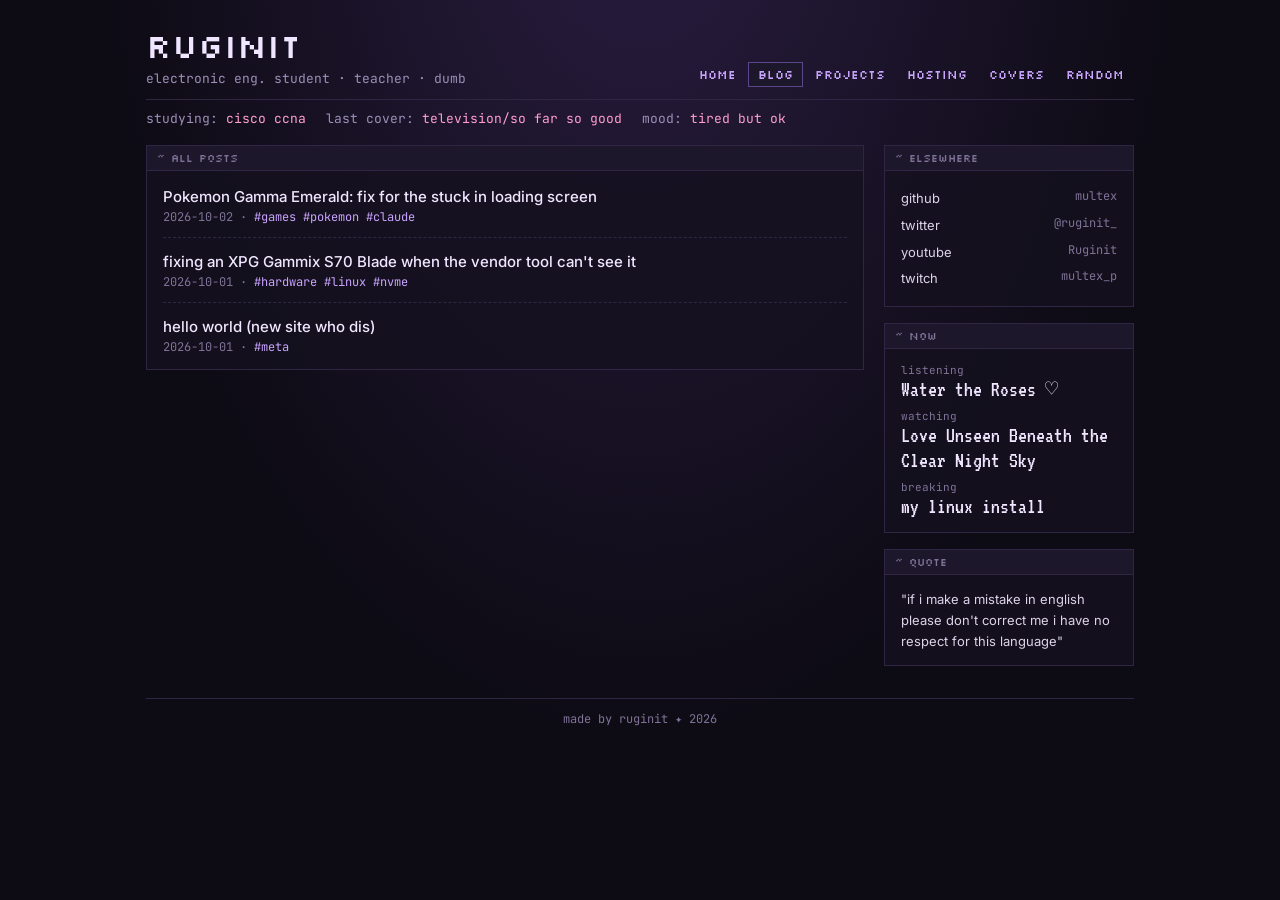
<file: blog.html>
<!doctype html>
<html lang="en">
<head>
  <meta charset="utf-8">
  <meta name="viewport" content="width=device-width, initial-scale=1">
  <title>blog · ruginit</title>
  <meta name="description" content="Posts about hardware fixes, games, electronics and whatever I broke this week.">
  <meta property="og:type" content="website">
  <meta property="og:site_name" content="ruginit">
  <meta property="og:title" content="blog · ruginit">
  <meta property="og:description" content="Posts about hardware fixes, games, electronics and whatever I broke this week.">
  <meta property="og:url" content="https://ruginit.xyz/blog.html">
  <meta property="og:image" content="https://ruginit.xyz/assets/og/default.jpg">
  <meta name="twitter:card" content="summary_large_image">
  <meta name="theme-color" content="#ff9ecf">
  <link rel="icon" href="assets/images/ruginit.gif">
  <link rel="stylesheet" href="css/style.css">
</head>
<body data-page="blog">
  <div class="wrap">
    <div id="header"></div>

    <div class="grid">
      <main>

        <!-- ============ ALL POSTS (list lives in js/content.js → BLOG POSTS) ============ -->
        <section class="panel">
          <div class="panel-title"><span>~ all posts</span></div>
          <div class="panel-body" data-list="posts"></div>
        </section>

      </main>

      <aside id="sidebar"></aside>
    </div>

    <div id="footer"></div>
  </div>

  <script src="js/content.js"></script>
  <script src="js/site.js"></script>
</body>
</html>
</file>
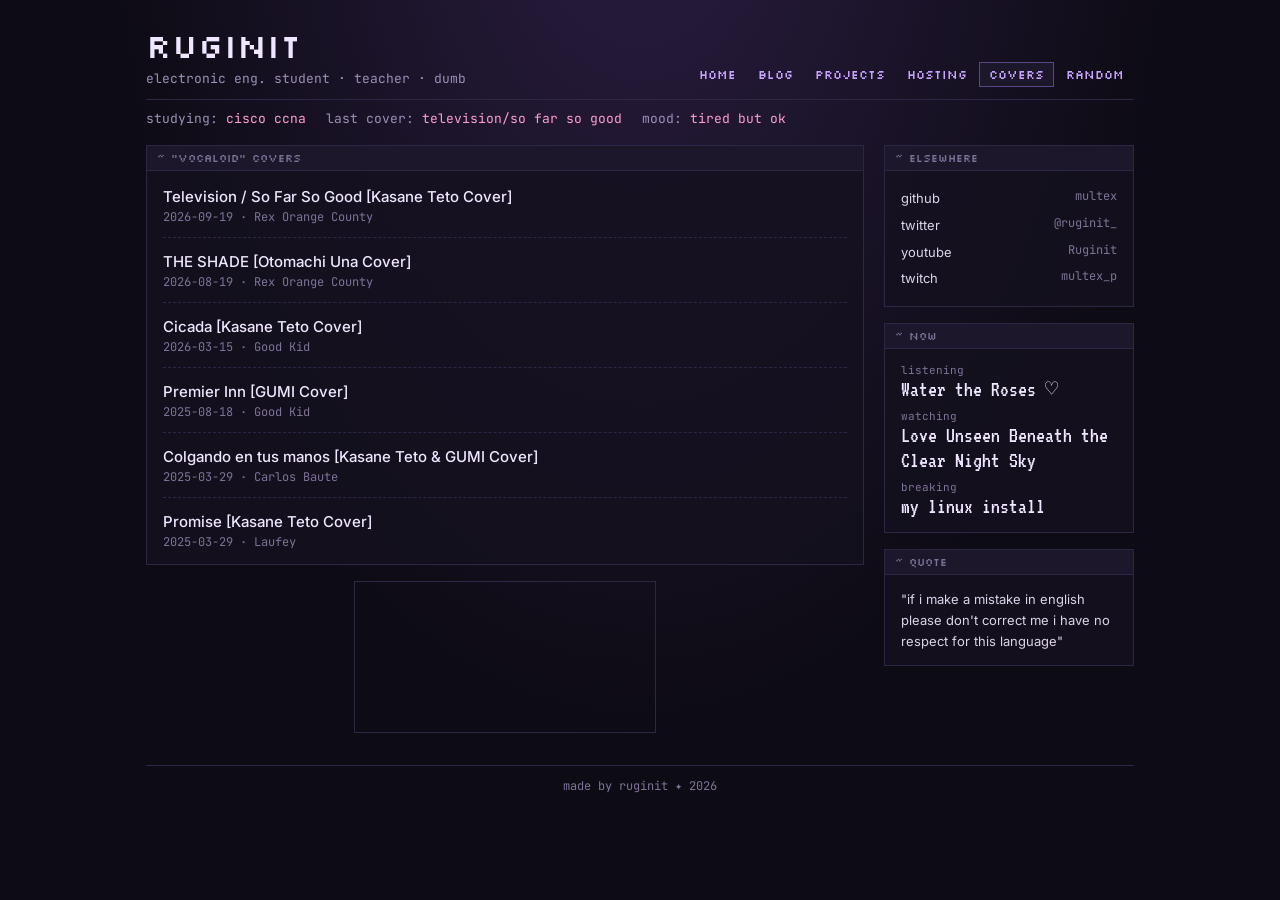
<file: covers.html>
<!doctype html>
<html lang="en">
<head>
  <meta charset="utf-8">
  <meta name="viewport" content="width=device-width, initial-scale=1">
  <title>covers · ruginit</title>
  <meta name="description" content="My vocaloid covers: Kasane Teto, GUMI, Otomachi Una and more.">
  <meta property="og:type" content="website">
  <meta property="og:site_name" content="ruginit">
  <meta property="og:title" content="covers · ruginit">
  <meta property="og:description" content="My vocaloid covers: Kasane Teto, GUMI, Otomachi Una and more.">
  <meta property="og:url" content="https://ruginit.xyz/covers.html">
  <meta property="og:image" content="https://ruginit.xyz/assets/og/default.jpg">
  <meta name="twitter:card" content="summary_large_image">
  <meta name="theme-color" content="#ff9ecf">
  <link rel="icon" href="assets/images/ruginit.gif">
  <link rel="stylesheet" href="css/style.css">
</head>
<body data-page="covers">
  <div class="wrap">
    <div id="header"></div>

    <div class="grid">
      <main>

        <!-- ============ VOCALOID COVERS (list lives in js/content.js → VOCALOID COVERS) ============ -->
        <section class="panel">
          <div class="panel-title"><span>~ "vocaloid" covers</span></div>
          <div class="panel-body" data-list="covers"></div>
        </section>

        <!-- teto gumi mp4 -->
        <video class="deco" src="assets/videos/tetogumi.mp4" autoplay loop muted playsinline></video>

      </main>

      <aside id="sidebar"></aside>
    </div>

    <div id="footer"></div>
  </div>

  <script src="js/content.js"></script>
  <script src="js/site.js"></script>
</body>
</html>
</file>
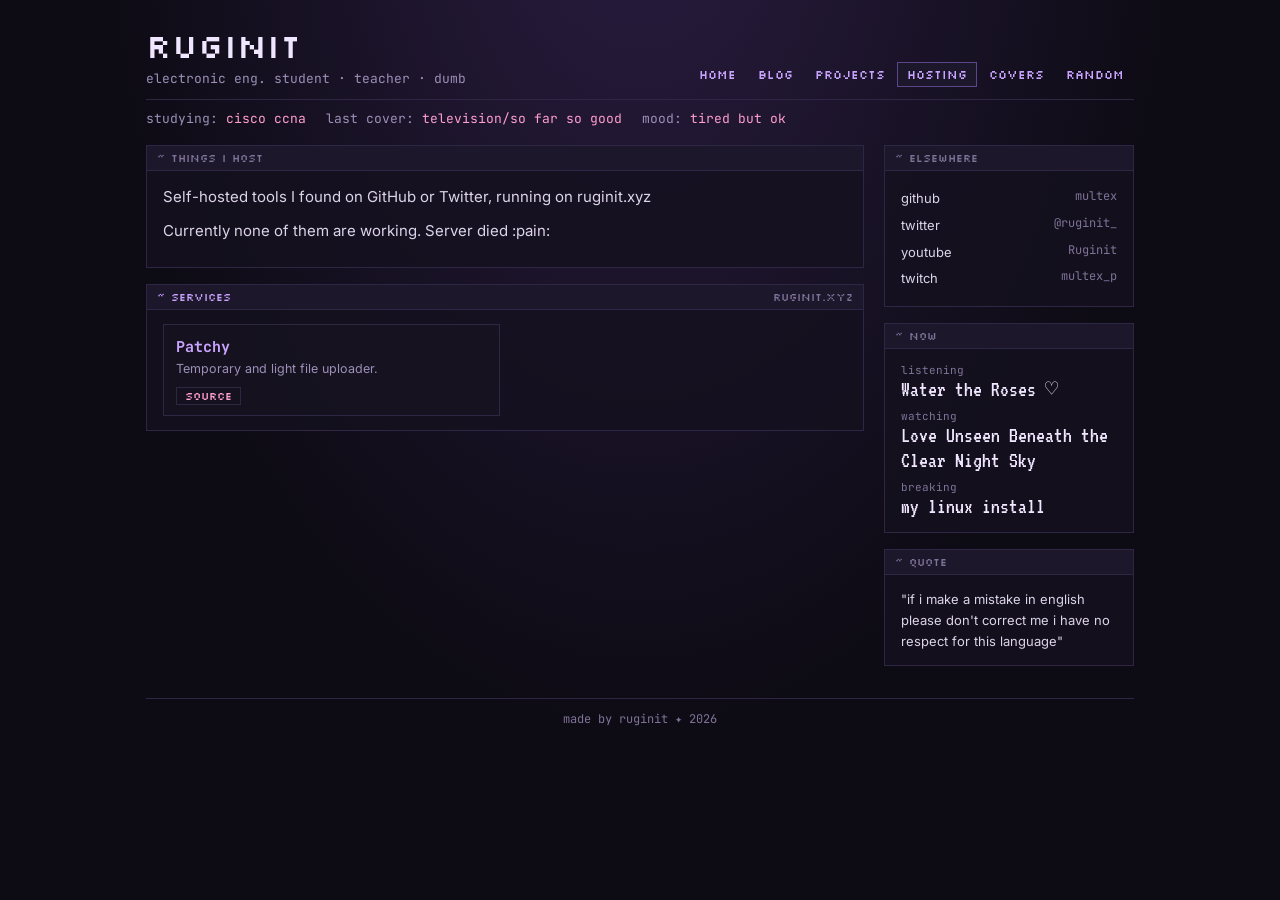
<file: hosting.html>
<!doctype html>
<html lang="en">
<head>
  <meta charset="utf-8">
  <meta name="viewport" content="width=device-width, initial-scale=1">
  <title>hosting · ruginit</title>
  <meta name="description" content="Self-hosted tools I found on GitHub or Twitter, running on ruginit.xyz.">
  <meta property="og:type" content="website">
  <meta property="og:site_name" content="ruginit">
  <meta property="og:title" content="hosting · ruginit">
  <meta property="og:description" content="Self-hosted tools I found on GitHub or Twitter, running on ruginit.xyz.">
  <meta property="og:url" content="https://ruginit.xyz/hosting.html">
  <meta property="og:image" content="https://ruginit.xyz/assets/og/default.jpg">
  <meta name="twitter:card" content="summary_large_image">
  <meta name="theme-color" content="#ff9ecf">
  <link rel="icon" href="assets/images/ruginit.gif">
  <link rel="stylesheet" href="css/style.css">
</head>
<body data-page="hosting">
  <div class="wrap">
    <div id="header"></div>

    <div class="grid">
      <main>

        <!-- ============ THINGS I HOST ============ -->
        <section class="panel">
          <div class="panel-title"><span>~ things i host</span></div>
          <div class="panel-body">
            <p>Self-hosted tools I found on GitHub or Twitter, running on ruginit.xyz</p>
            <p>Currently none of them are working. Server died :pain:</p>
          </div>
        </section>

        <section class="panel">
          <div class="panel-title"><span>~ services</span><span>ruginit.xyz</span></div>
          <div class="panel-body cards" data-list="hosting"></div>
        </section>

      </main>

      <aside id="sidebar"></aside>
    </div>

    <div id="footer"></div>
  </div>

  <script src="js/content.js"></script>
  <script src="js/site.js"></script>
</body>
</html>
</file>
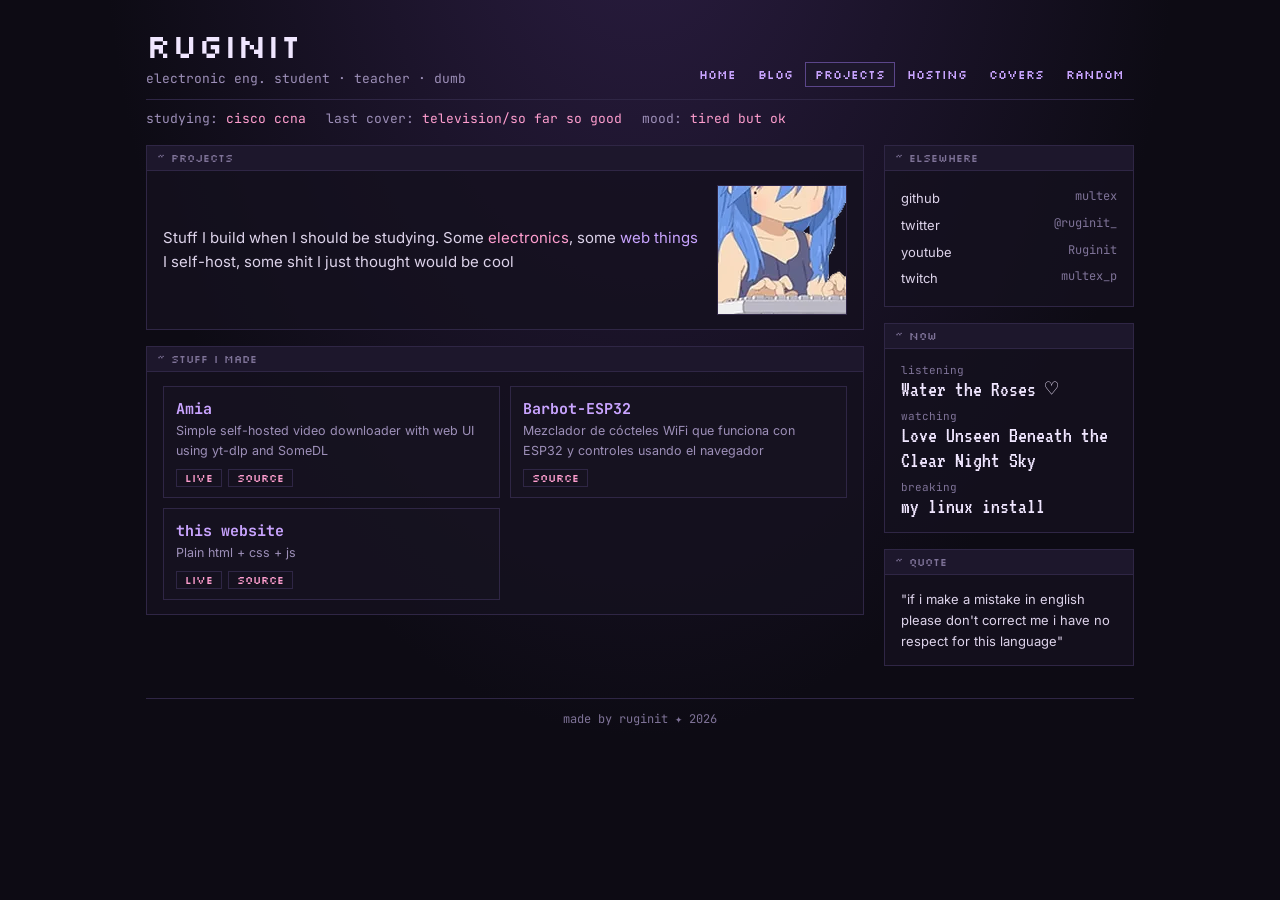
<file: projects.html>
<!doctype html>
<html lang="en">
<head>
  <meta charset="utf-8">
  <meta name="viewport" content="width=device-width, initial-scale=1">
  <title>projects · ruginit</title>
  <meta name="description" content="Stuff I build when I should be studying: electronics, web things and some stuff I just thought would be cool.">
  <meta property="og:type" content="website">
  <meta property="og:site_name" content="ruginit">
  <meta property="og:title" content="projects · ruginit">
  <meta property="og:description" content="Stuff I build when I should be studying: electronics, web things and some stuff I just thought would be cool.">
  <meta property="og:url" content="https://ruginit.xyz/projects.html">
  <meta property="og:image" content="https://ruginit.xyz/assets/og/default.jpg">
  <meta name="twitter:card" content="summary_large_image">
  <meta name="theme-color" content="#ff9ecf">
  <link rel="icon" href="assets/images/ruginit.gif">
  <link rel="stylesheet" href="css/style.css">
</head>
<body data-page="projects">
  <div class="wrap">
    <div id="header"></div>

    <div class="grid">
      <main>

        <!-- ============ PROJECTS ============ -->
        <section class="panel">
          <div class="panel-title"><span>~ projects</span></div>
          <div class="panel-body side">
            <div>
              <p>Stuff I build when I should be studying. Some <span class="hl">electronics</span>, some <span class="hl2">web things</span> I self-host, some shit I just thought would be cool</p>
            </div>
            <img class="deco" src="assets/images/HACKERMANS-4x.avif" alt="hackermans">
          </div>
        </section>
        
        <section class="panel">
          <div class="panel-title"><span>~ stuff i made</span></div>
          <div class="panel-body cards" data-list="projects"></div>
        </section>

      </main>

      <aside id="sidebar"></aside>
    </div>

    <div id="footer"></div>
  </div>

  <script src="js/content.js"></script>
  <script src="js/site.js"></script>
</body>
</html>
</file>
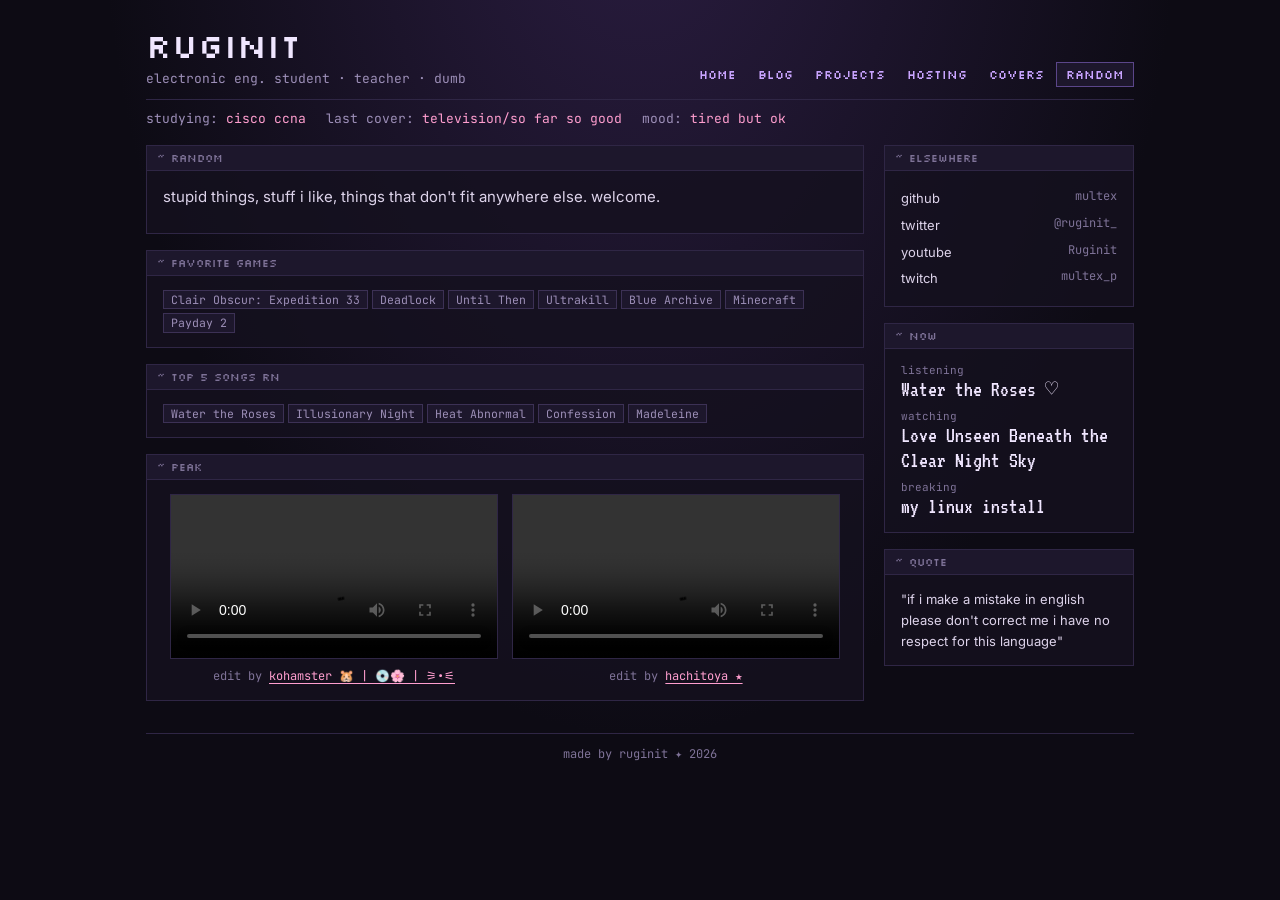
<file: random.html>
<!doctype html>
<html lang="en">
<head>
  <meta charset="utf-8">
  <meta name="viewport" content="width=device-width, initial-scale=1">
  <title>random · ruginit</title>
  <meta name="description" content="Stupid things, stuff I like, things that don't fit anywhere else.">
  <meta property="og:type" content="website">
  <meta property="og:site_name" content="ruginit">
  <meta property="og:title" content="random · ruginit">
  <meta property="og:description" content="Stupid things, stuff I like, things that don't fit anywhere else.">
  <meta property="og:url" content="https://ruginit.xyz/random.html">
  <meta property="og:image" content="https://ruginit.xyz/assets/og/default.jpg">
  <meta name="twitter:card" content="summary_large_image">
  <meta name="theme-color" content="#ff9ecf">
  <link rel="icon" href="assets/images/ruginit.gif">
  <link rel="stylesheet" href="css/style.css">
</head>
<body data-page="random">
  <div class="wrap">
    <div id="header"></div>

    <div class="grid">
      <main>

        <!-- ============ RANDOM STUFF ============ -->
        <section class="panel">
          <div class="panel-title"><span>~ random</span></div>
          <div class="panel-body">
            <p>stupid things, stuff i like, things that don't fit anywhere else. welcome.</p>
          </div>
        </section>

        <section class="panel">
          <div class="panel-title"><span>~ favorite games</span></div>
          <div class="panel-body">
            <div class="chips">
              <span class="chip">Clair Obscur: Expedition 33</span>
              <span class="chip">Deadlock</span>
              <span class="chip">Until Then</span>
              <span class="chip">Ultrakill</span>
              <span class="chip">Blue Archive</span>
              <span class="chip">Minecraft</span>
              <span class="chip">Payday 2</span>
            </div>
          </div>
        </section>

        <section class="panel">
          <div class="panel-title"><span>~ top 5 songs rn</span></div>
          <div class="panel-body">
            <div class="chips">
              <span class="chip">Water the Roses</span>
              <span class="chip">Illusionary Night</span>
              <span class="chip">Heat Abnormal</span>
              <span class="chip">Confession</span>
              <span class="chip">Madeleine</span>
            </div>
          </div>
        </section>

        <!-- 88x31 buttons (list lives in js/content.js → BUTTONS) -->
        <section class="panel">
          <div class="panel-title"><span>~ 88x31 buttons i like</span></div>
          <div class="panel-body badges" data-list="buttons"></div>
        </section>

        <section class="panel">
          <div class="panel-title"><span>~ peak</span></div>
          <!-- media-row = side by side, all the same size. add more and they wrap -->
          <div class="panel-body media-row">
            <figure>
            <!-- controls = play button + volume -->
              <video class="deco" src="assets/videos/abnormalitydancingirl.mp4" controls preload="metadata" playsinline></video>
              <figcaption class="credit">edit by <a href="https://www.tiktok.com/@transparent_aika">kohamster 🐹 | 💿🌸 | ⚞•⚟</a></figcaption>
            </figure>
            <figure>
              <video class="deco" src="assets/videos/closetogray.mp4" controls preload="metadata" playsinline></video>
              <figcaption class="credit">edit by <a href="https://www.tiktok.com/@hachiwaretoya">hachitoya ★</a></figcaption>
            </figure>
          </div>
        </section>

      </main>

      <aside id="sidebar"></aside>
    </div>

    <div id="footer"></div>
  </div>

  <script src="js/content.js"></script>
  <script src="js/site.js"></script>
</body>
</html>
</file>
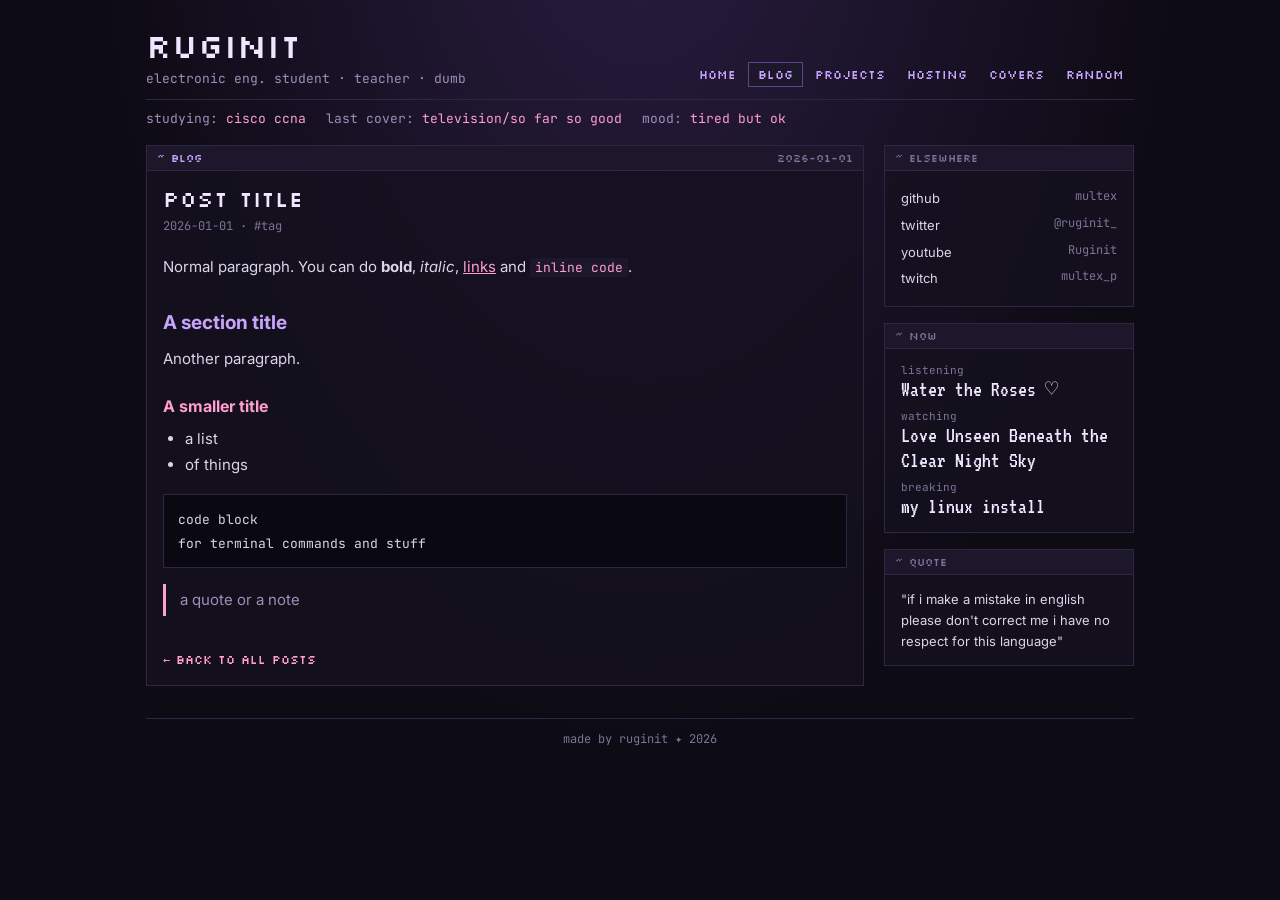
<file: blog/_template.html>
<!doctype html>
<html lang="en">
<head>
  <meta charset="utf-8">
  <meta name="viewport" content="width=device-width, initial-scale=1">
  <title>post title · ruginit</title>
  <!-- LINK PREVIEWS (Discord, Twitter...): change title, description and the file name in og:url.
       for a custom image: 1200x630 .jpg in assets/og/, then change og:image -->
  <meta name="description" content="one or two sentences about the post">
  <meta property="og:type" content="article">
  <meta property="og:site_name" content="ruginit">
  <meta property="og:title" content="post title">
  <meta property="og:description" content="one or two sentences about the post">
  <meta property="og:url" content="https://ruginit.xyz/blog/_template.html">
  <meta property="og:image" content="https://ruginit.xyz/assets/og/default.jpg">
  <meta name="twitter:card" content="summary_large_image">
  <meta name="theme-color" content="#ff9ecf">
  <link rel="icon" href="../assets/images/ruginit.gif">
  <link rel="stylesheet" href="../css/style.css">
</head>
<body data-page="blog" data-root="../">
  <div class="wrap">
    <div id="header"></div>

    <div class="grid">
      <main>
        <section class="panel">
          <div class="panel-title"><span>~ blog</span><span>2026-01-01</span></div>
          <article class="panel-body prose">

            <!-- ============ YOUR POST STARTS HERE ============ -->
            <h1>post title</h1>
            <div class="meta">2026-01-01 · #tag</div>

            <p>Normal paragraph. You can do <b>bold</b>, <i>italic</i>, <a href="https://example.com">links</a> and <code>inline code</code>.</p>

            <h2>A section title</h2>
            <p>Another paragraph.</p>

            <h3>A smaller title</h3>
            <ul>
              <li>a list</li>
              <li>of things</li>
            </ul>

            <pre><code>code block
for terminal commands and stuff</code></pre>

            <blockquote>a quote or a note</blockquote>

            <!-- images: put them in assets/ and use ../assets/name.png -->
            <!-- <img src="../assets/something.png" alt="what it is"> -->

            <!-- ============ YOUR POST ENDS HERE ============ -->

            <a class="back" href="../blog.html">← back to all posts</a>
          </article>
        </section>
      </main>

      <aside id="sidebar"></aside>
    </div>

    <div id="footer"></div>
  </div>

  <script src="../js/content.js"></script>
  <script src="../js/site.js"></script>
</body>
</html>
</file>
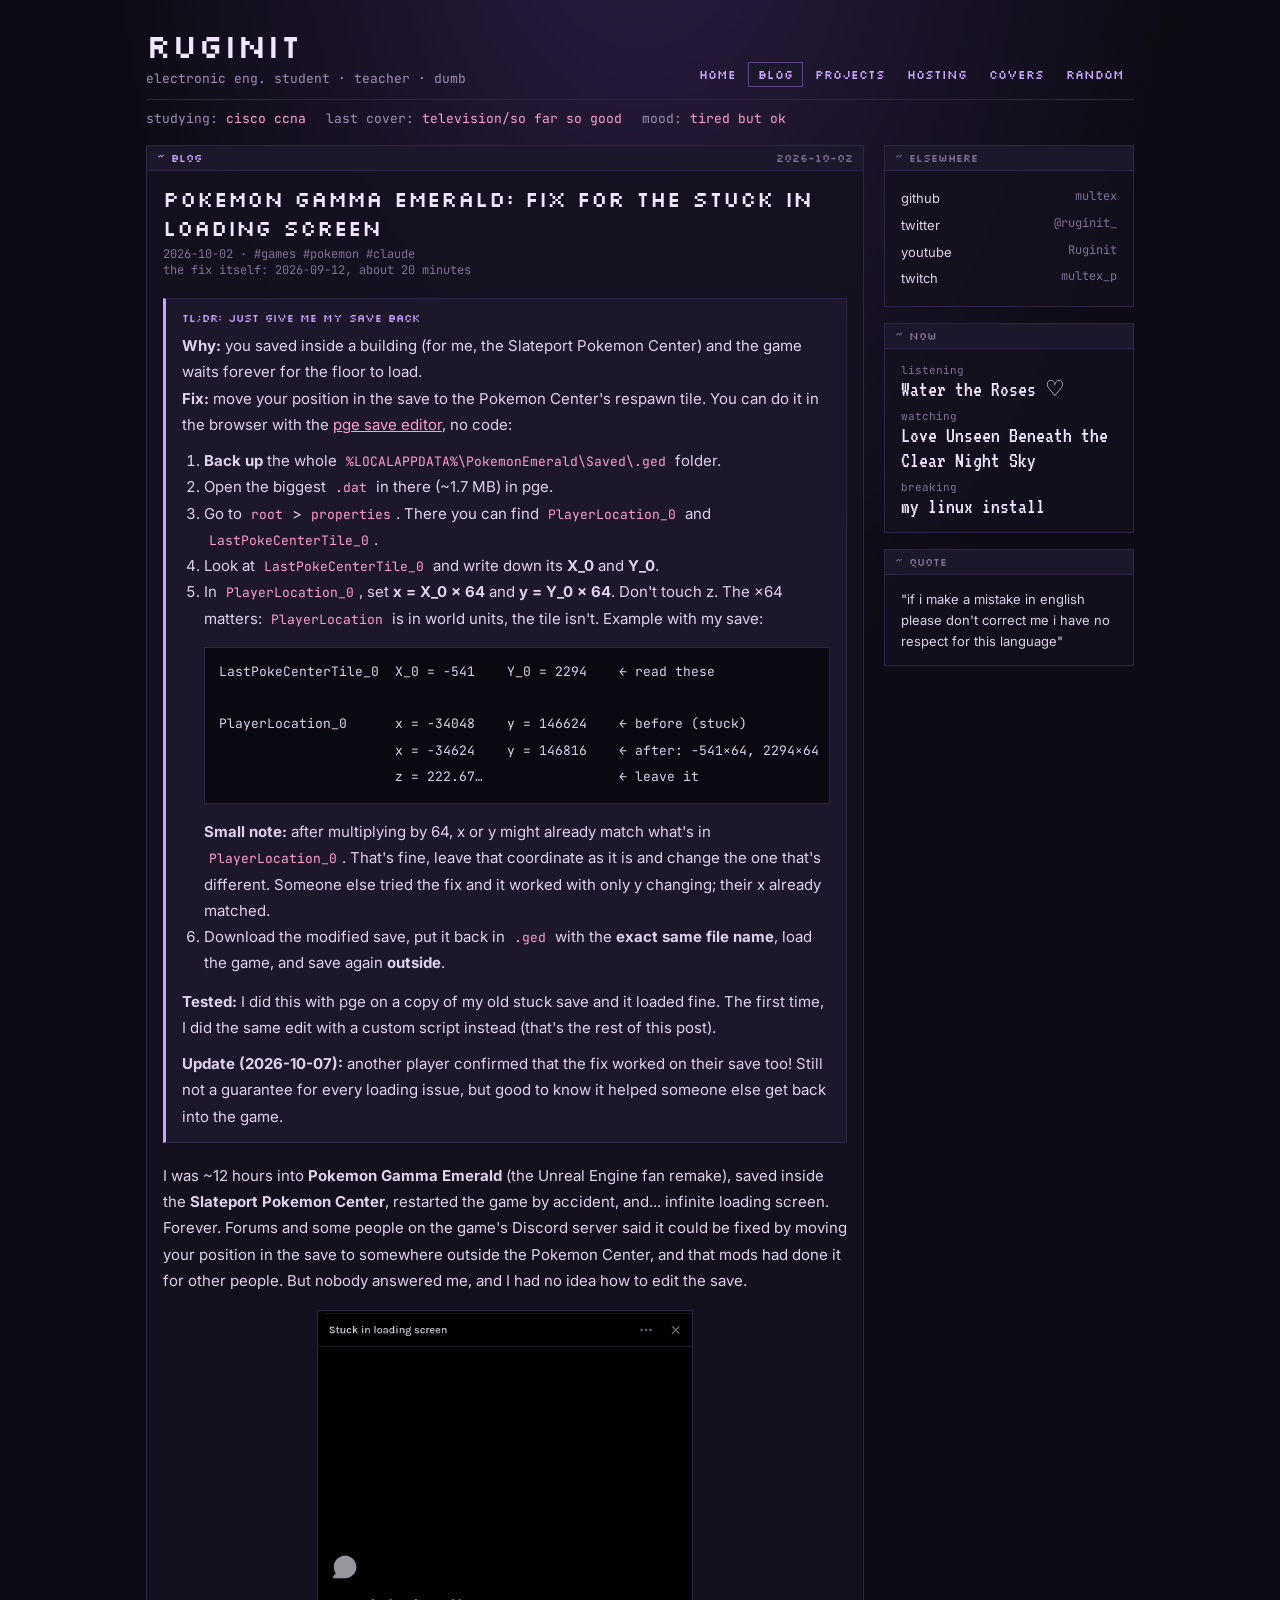
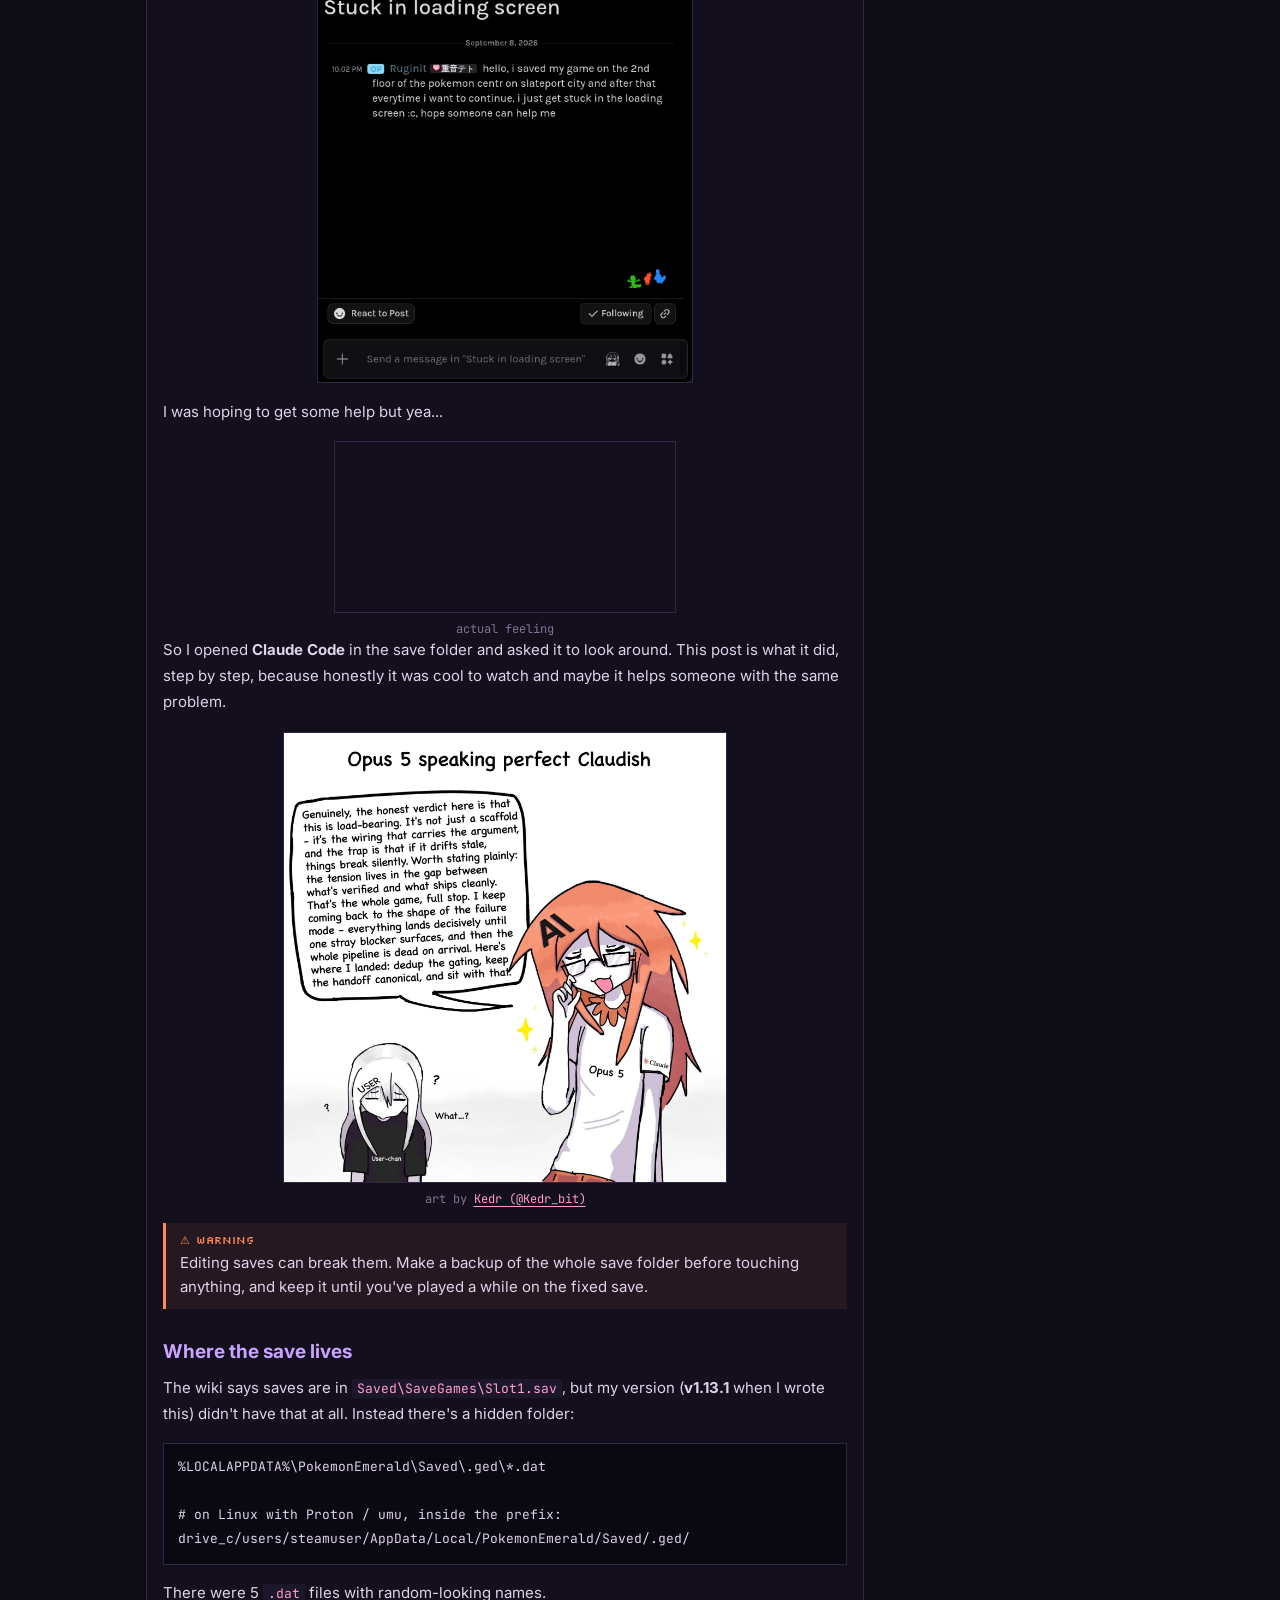
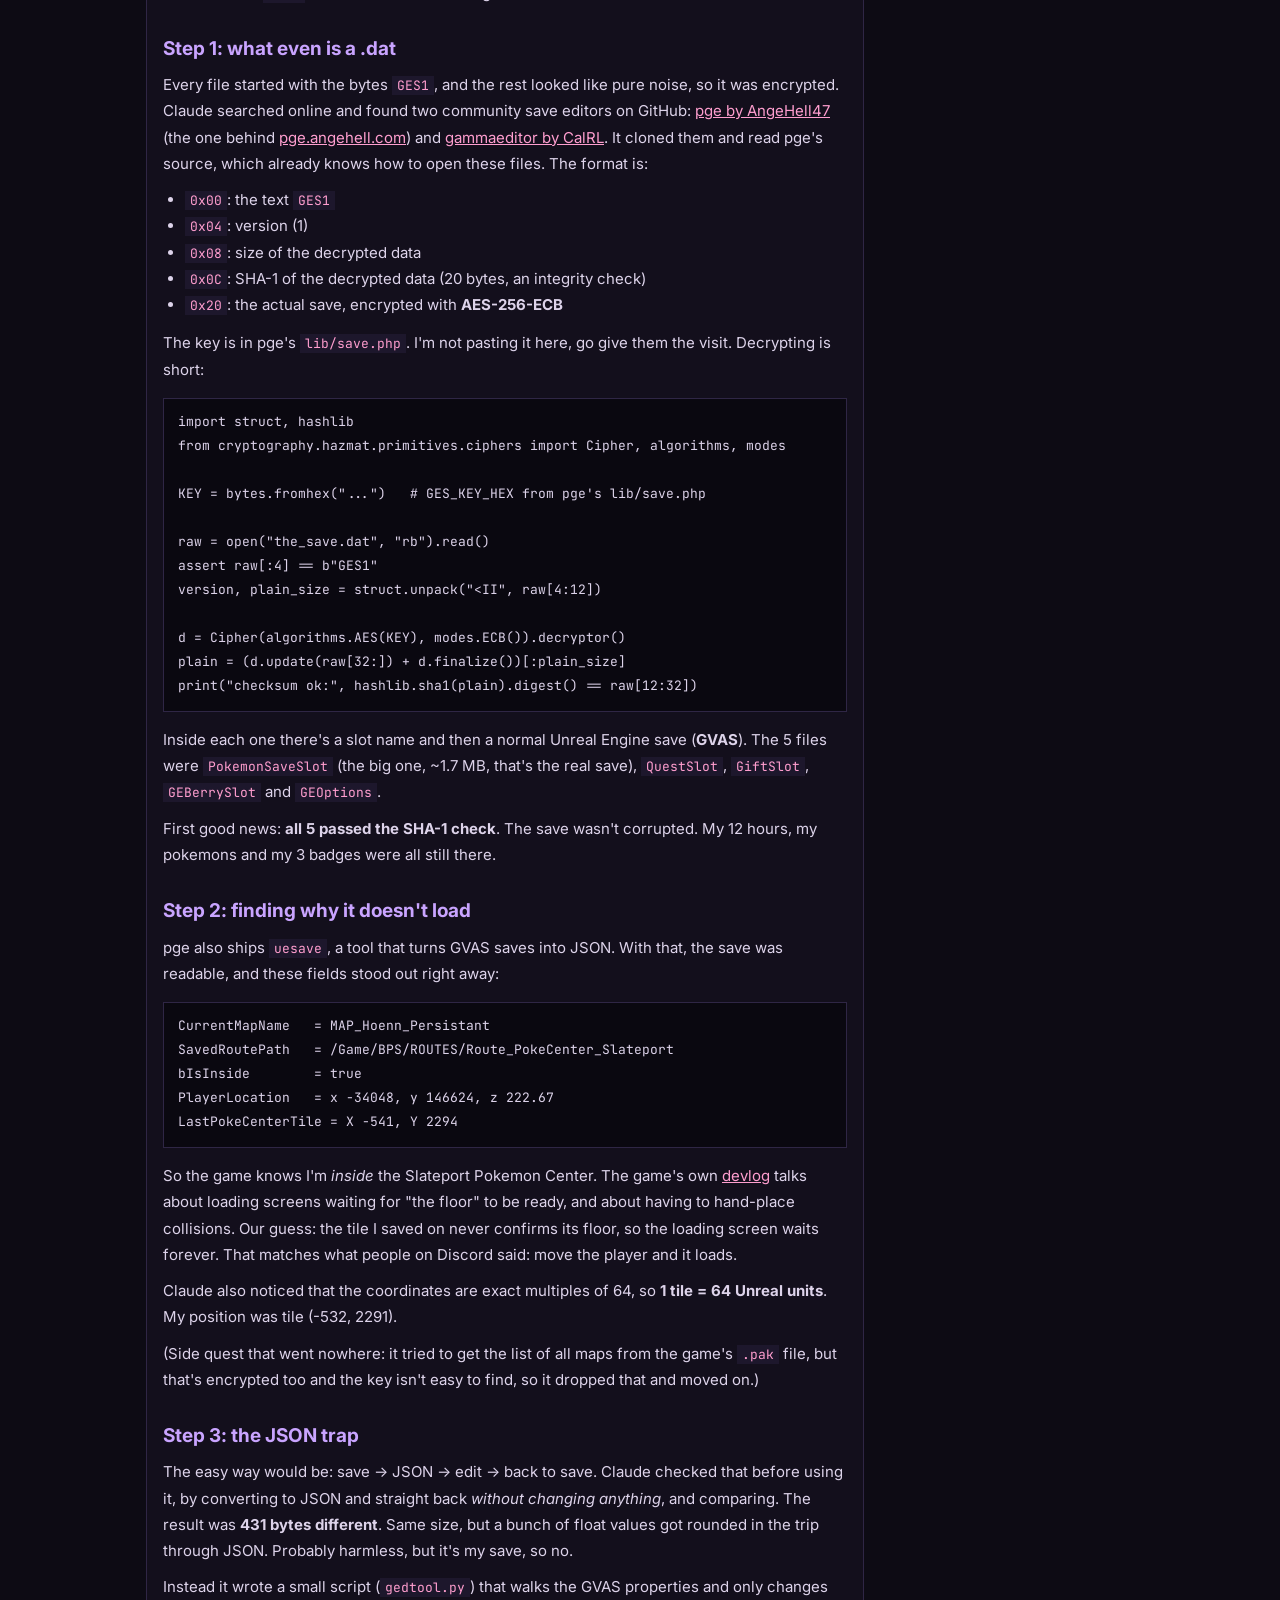
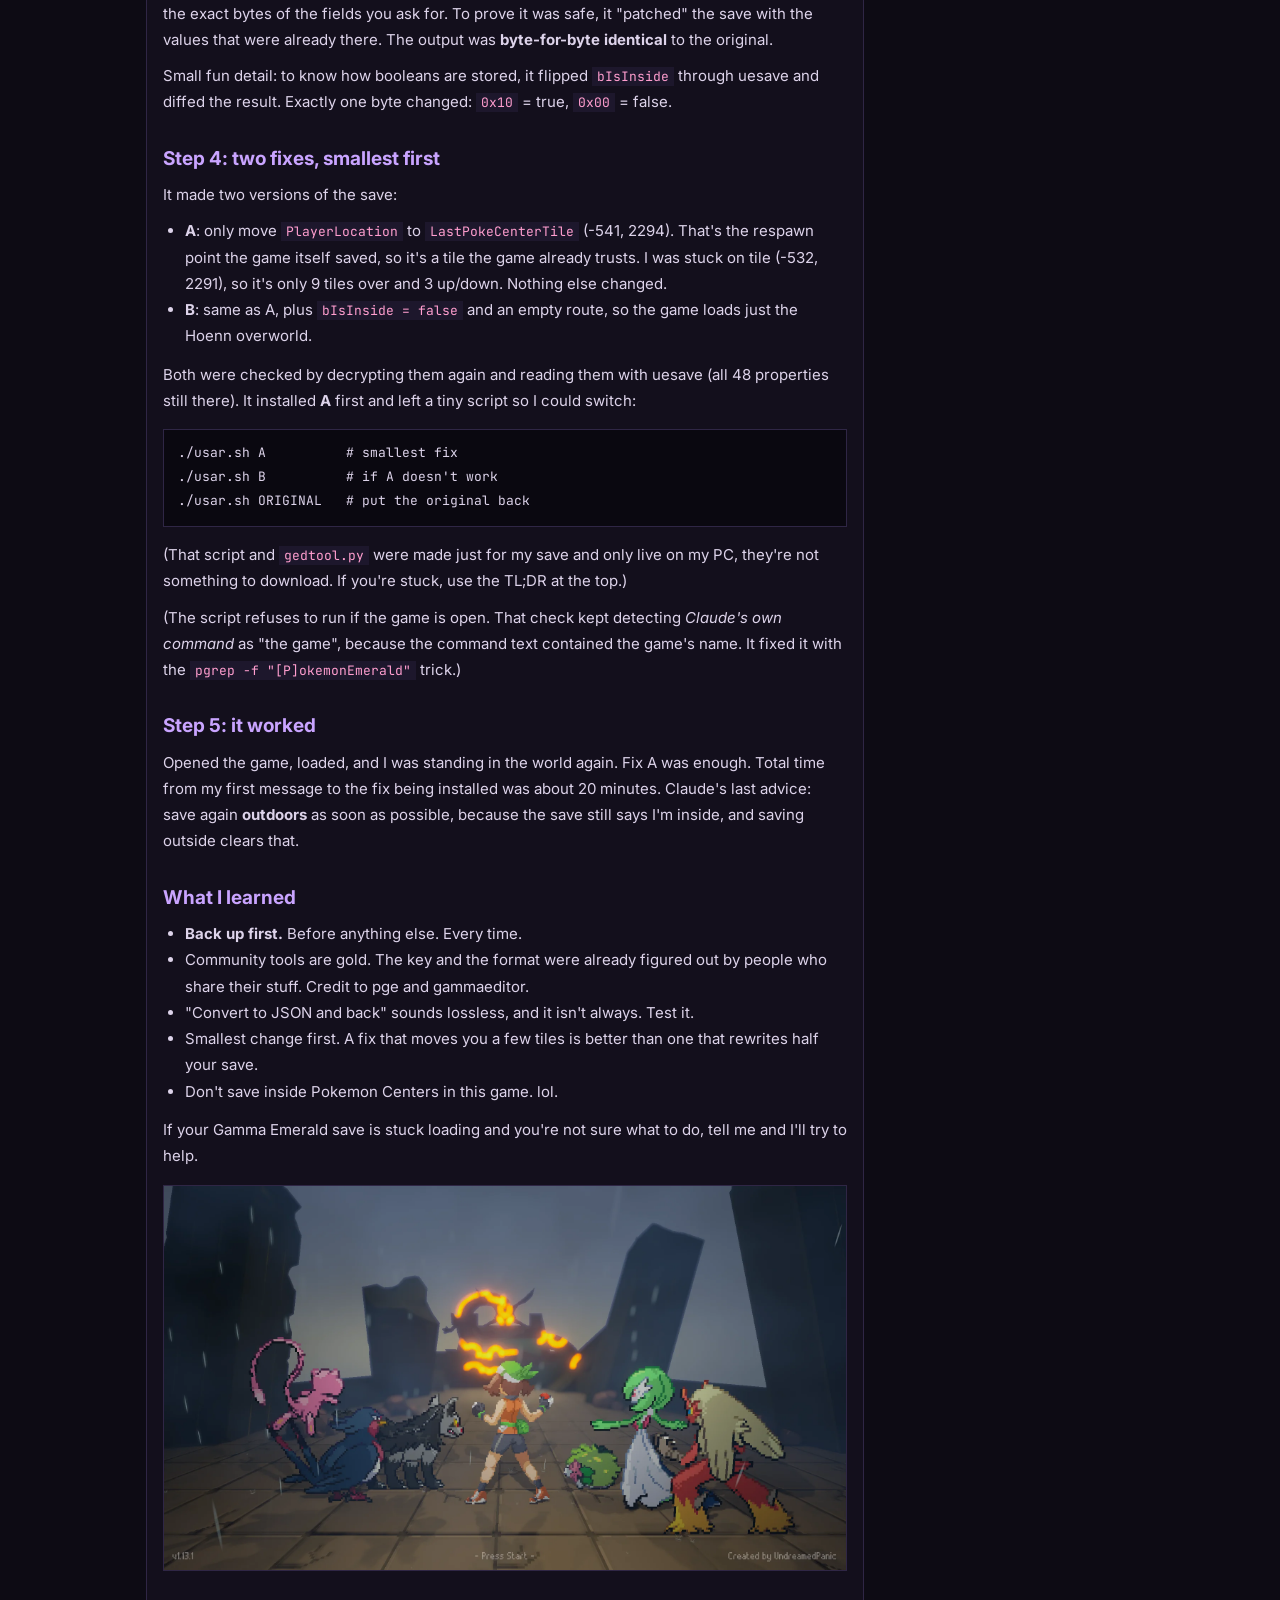
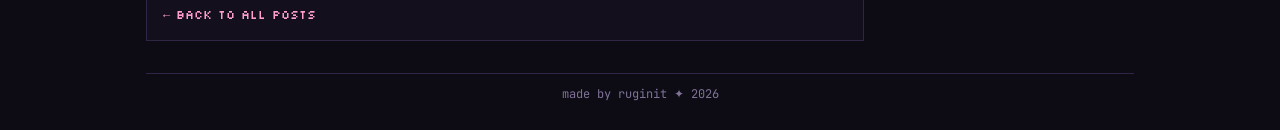
<file: blog/gammaemerald-fix.html>
<!doctype html>
<html lang="en">
<head>
  <meta charset="utf-8">
  <meta name="viewport" content="width=device-width, initial-scale=1">
  <title>fixing Pokemon Gamma Emerald save bug · ruginit</title>
  <meta name="description" content="Saved inside a Pokemon Center and now Gamma Emerald loads forever? Your save is fine. Here's the fix, with or without code.">
  <meta property="og:type" content="article">
  <meta property="og:site_name" content="ruginit">
  <meta property="og:title" content="Pokemon Gamma Emerald: fix for the stuck in loading screen">
  <meta property="og:description" content="fixing the infite loading screen bug on Pokemon Gamma Emerald">
  <meta property="og:url" content="https://ruginit.xyz/blog/gammaemerald-fix.html">
  <meta property="og:image" content="https://ruginit.xyz/assets/og/gamma-emerald.jpg">
  <meta name="twitter:card" content="summary_large_image">
  <meta name="theme-color" content="#ff9ecf">
  <link rel="icon" href="../assets/images/ruginit.gif">
  <link rel="stylesheet" href="../css/style.css">
</head>
<body data-page="blog" data-root="../">
  <div class="wrap">
    <div id="header"></div>

    <div class="grid">
      <main>
        <section class="panel">
          <div class="panel-title"><span>~ blog</span><span>2026-10-02</span></div>
          <article class="panel-body prose">

            <!-- ============ YOUR POST STARTS HERE ============ -->
            <h1>Pokemon Gamma Emerald: fix for the stuck in loading screen</h1>
            <div class="meta">2026-10-02 · #games #pokemon #claude<br>the fix itself: 2026-09-12, about 20 minutes</div>

            <!-- TL;DR box: for people who just want their save back -->
            <div class="tldr">
              <div class="label">tl;dr: just give me my save back</div>
              <p><b>Why:</b> you saved inside a building (for me, the Slateport Pokemon Center) and the game waits forever for the floor to load.<br>
              <b>Fix:</b> move your position in the save to the Pokemon Center's respawn tile. You can do it in the browser with the <a href="https://pge.angehell.com/">pge save editor</a>, no code:</p>
              <ol>
                <li><b>Back up</b> the whole <code>%LOCALAPPDATA%\PokemonEmerald\Saved\.ged</code> folder.</li>
                <li>Open the biggest <code>.dat</code> in there (~1.7 MB) in pge.</li>
                <li>Go to <code>root</code> &gt; <code>properties</code>. There you can find <code>PlayerLocation_0</code> and <code>LastPokeCenterTile_0</code>.</li>
                <li>Look at <code>LastPokeCenterTile_0</code> and write down its <b>X_0</b> and <b>Y_0</b>.</li>
                <li>In <code>PlayerLocation_0</code>, set <b>x = X_0 × 64</b> and <b>y = Y_0 × 64</b>. Don't touch z. The ×64 matters: <code>PlayerLocation</code> is in world units, the tile isn't. Example with my save:
<pre><code>LastPokeCenterTile_0  X_0 = -541    Y_0 = 2294    ← read these

PlayerLocation_0      x = -34048    y = 146624    ← before (stuck)
                      x = -34624    y = 146816    ← after: -541×64, 2294×64
                      z = 222.67…                 ← leave it</code></pre>
                  <p><b>Small note:</b> after multiplying by 64, x or y might already match what's in <code>PlayerLocation_0</code>. That's fine, leave that coordinate as it is and change the one that's different. Someone else tried the fix and it worked with only y changing; their x already matched.</p>
                </li>
                <li>Download the modified save, put it back in <code>.ged</code> with the <b>exact same file name</b>, load the game, and save again <b>outside</b>.</li>
              </ol>
              <p><b>Tested:</b> I did this with pge on a copy of my old stuck save and it loaded fine. The first time, I did the same edit with a custom script instead (that's the rest of this post).</p>
              <p><b>Update (2026-10-07):</b> another player confirmed that the fix worked on their save too! Still not a guarantee for every loading issue, but good to know it helped someone else get back into the game.</p>
            </div>

            <p>I was ~12 hours into <b>Pokemon Gamma Emerald</b> (the Unreal Engine fan remake), saved inside the <b>Slateport Pokemon Center</b>, restarted the game by accident, and... infinite loading screen. Forever. Forums and some people on the game's Discord server said it could be fixed by moving your position in the save to somewhere outside the Pokemon Center, and that mods had done it for other people. But nobody answered me, and I had no idea how to edit the save.</p>

            <img class="deco" src="../assets/images/blog/gamma-fix/discordss.png" width="55%" alt="my 'Stuck in loading screen' post in the Gamma Emerald Discord, with no replies">

            <p>I was hoping to get some help but yea...</p>
            <video class="deco" src="../assets/images/blog/gamma-fix/incrediboy.mp4" autoplay loop muted playsinline width="50%"></video>
            <p class="credit">actual feeling</p>


            <p>So I opened <b>Claude Code</b> in the save folder and asked it to look around. This post is what it did, step by step, because honestly it was cool to watch and maybe it helps someone with the same problem.</p>

            <img class="deco" src="../assets/images/blog/gamma-fix/claudish.webp" width="65%" alt="Meme titled 'Opus 5 speaking perfect Claudish': a smug anime girl in an Opus 5 shirt gives a long speech full of words like load-bearing, canonical and failure mode, while a confused girl labeled User-chan says 'What...?'">
            <p class="credit">art by <a href="https://x.com/Kedr_bit">Kedr (@Kedr_bit)</a></p>

            <blockquote class="warn">Editing saves can break them. Make a backup of the whole save folder before touching anything, and keep it until you've played a while on the fixed save.</blockquote>

            <h2>Where the save lives</h2>
            <p>The wiki says saves are in <code>Saved\SaveGames\Slot1.sav</code>, but my version (<b>v1.13.1</b> when I wrote this) didn't have that at all. Instead there's a hidden folder:</p>
            <pre><code>%LOCALAPPDATA%\PokemonEmerald\Saved\.ged\*.dat

# on Linux with Proton / umu, inside the prefix:
drive_c/users/steamuser/AppData/Local/PokemonEmerald/Saved/.ged/</code></pre>
            <p>There were 5 <code>.dat</code> files with random-looking names.</p>

            <h2>Step 1: what even is a .dat</h2>
            <p>Every file started with the bytes <code>GES1</code>, and the rest looked like pure noise, so it was encrypted. Claude searched online and found two community save editors on GitHub: <a href="https://github.com/AngeHell47/Pokemon-Gamma-Emerald-Save-Editor">pge by AngeHell47</a> (the one behind <a href="https://pge.angehell.com/">pge.angehell.com</a>) and <a href="https://github.com/CalRL/gammaeditor">gammaeditor by CalRL</a>. It cloned them and read pge's source, which already knows how to open these files. The format is:</p>
            <ul>
              <li><code>0x00</code>: the text <code>GES1</code></li>
              <li><code>0x04</code>: version (1)</li>
              <li><code>0x08</code>: size of the decrypted data</li>
              <li><code>0x0C</code>: SHA-1 of the decrypted data (20 bytes, an integrity check)</li>
              <li><code>0x20</code>: the actual save, encrypted with <b>AES-256-ECB</b></li>
            </ul>
            <p>The key is in pge's <code>lib/save.php</code>. I'm not pasting it here, go give them the visit. Decrypting is short:</p>
            <pre><code>import struct, hashlib
from cryptography.hazmat.primitives.ciphers import Cipher, algorithms, modes

KEY = bytes.fromhex("...")   # GES_KEY_HEX from pge's lib/save.php

raw = open("the_save.dat", "rb").read()
assert raw[:4] == b"GES1"
version, plain_size = struct.unpack("&lt;II", raw[4:12])

d = Cipher(algorithms.AES(KEY), modes.ECB()).decryptor()
plain = (d.update(raw[32:]) + d.finalize())[:plain_size]
print("checksum ok:", hashlib.sha1(plain).digest() == raw[12:32])</code></pre>
            <p>Inside each one there's a slot name and then a normal Unreal Engine save (<b>GVAS</b>). The 5 files were <code>PokemonSaveSlot</code> (the big one, ~1.7 MB, that's the real save), <code>QuestSlot</code>, <code>GiftSlot</code>, <code>GEBerrySlot</code> and <code>GEOptions</code>.</p>
            <p>First good news: <b>all 5 passed the SHA-1 check</b>. The save wasn't corrupted. My 12 hours, my pokemons and my 3 badges were all still there.</p>

            <h2>Step 2: finding why it doesn't load</h2>
            <p>pge also ships <code>uesave</code>, a tool that turns GVAS saves into JSON. With that, the save was readable, and these fields stood out right away:</p>
            <pre><code>CurrentMapName   = MAP_Hoenn_Persistant
SavedRoutePath   = /Game/BPS/ROUTES/Route_PokeCenter_Slateport
bIsInside        = true
PlayerLocation   = x -34048, y 146624, z 222.67
LastPokeCenterTile = X -541, Y 2294</code></pre>
            <p>So the game knows I'm <i>inside</i> the Slateport Pokemon Center. The game's own <a href="https://undreamedpanic.itch.io/gamma-emerald-demo/devlog/945486/demo-v2101">devlog</a> talks about loading screens waiting for "the floor" to be ready, and about having to hand-place collisions. Our guess: the tile I saved on never confirms its floor, so the loading screen waits forever. That matches what people on Discord said: move the player and it loads.</p>
            <p>Claude also noticed that the coordinates are exact multiples of 64, so <b>1 tile = 64 Unreal units</b>. My position was tile (-532, 2291).</p>
            <p>(Side quest that went nowhere: it tried to get the list of all maps from the game's <code>.pak</code> file, but that's encrypted too and the key isn't easy to find, so it dropped that and moved on.)</p>

            <h2>Step 3: the JSON trap</h2>
            <p>The easy way would be: save → JSON → edit → back to save. Claude checked that before using it, by converting to JSON and straight back <i>without changing anything</i>, and comparing. The result was <b>431 bytes different</b>. Same size, but a bunch of float values got rounded in the trip through JSON. Probably harmless, but it's my save, so no.</p>
            <p>Instead it wrote a small script (<code>gedtool.py</code>) that walks the GVAS properties and only changes the exact bytes of the fields you ask for. To prove it was safe, it "patched" the save with the values that were already there. The output was <b>byte-for-byte identical</b> to the original.</p>
            <p>Small fun detail: to know how booleans are stored, it flipped <code>bIsInside</code> through uesave and diffed the result. Exactly one byte changed: <code>0x10</code> = true, <code>0x00</code> = false.</p>

            <h2>Step 4: two fixes, smallest first</h2>
            <p>It made two versions of the save:</p>
            <ul>
              <li><b>A</b>: only move <code>PlayerLocation</code> to <code>LastPokeCenterTile</code> (-541, 2294). That's the respawn point the game itself saved, so it's a tile the game already trusts. I was stuck on tile (-532, 2291), so it's only 9 tiles over and 3 up/down. Nothing else changed.</li>
              <li><b>B</b>: same as A, plus <code>bIsInside = false</code> and an empty route, so the game loads just the Hoenn overworld.</li>
            </ul>
            <p>Both were checked by decrypting them again and reading them with uesave (all 48 properties still there). It installed <b>A</b> first and left a tiny script so I could switch:</p>
            <pre><code>./usar.sh A          # smallest fix
./usar.sh B          # if A doesn't work
./usar.sh ORIGINAL   # put the original back</code></pre>
            <p>(That script and <code>gedtool.py</code> were made just for my save and only live on my PC, they're not something to download. If you're stuck, use the TL;DR at the top.)</p>
            <p>(The script refuses to run if the game is open. That check kept detecting <i>Claude's own command</i> as "the game", because the command text contained the game's name. It fixed it with the <code>pgrep -f "[P]okemonEmerald"</code> trick.)</p>

            <h2>Step 5: it worked</h2>
            <p>Opened the game, loaded, and I was standing in the world again. Fix A was enough. Total time from my first message to the fix being installed was about 20 minutes. Claude's last advice: save again <b>outdoors</b> as soon as possible, because the save still says I'm inside, and saving outside clears that.</p>

            <!-- screenshot of the game loading fine here -->

            <h2>What I learned</h2>
            <ul>
              <li><b>Back up first.</b> Before anything else. Every time.</li>
              <li>Community tools are gold. The key and the format were already figured out by people who share their stuff. Credit to pge and gammaeditor.</li>
              <li>"Convert to JSON and back" sounds lossless, and it isn't always. Test it.</li>
              <li>Smallest change first. A fix that moves you a few tiles is better than one that rewrites half your save.</li>
              <li>Don't save inside Pokemon Centers in this game. lol.</li>
            </ul>

            <p>If your Gamma Emerald save is stuck loading and you're not sure what to do, tell me and I'll try to help.</p>

            <img class="deco" src="../assets/images/blog/gamma-fix/pkmn.webp" width="100%" alt="Gamma Emerald title screen (v1.13.1): the player and her team of pixel-art Pokemon in the rain, Rayquaza glowing in the background">

            <!-- ============ YOUR POST ENDS HERE ============ -->

            <a class="back" href="../blog.html">← back to all posts</a>
          </article>
        </section>
      </main>

      <aside id="sidebar"></aside>
    </div>

    <div id="footer"></div>
  </div>

  <script src="../js/content.js"></script>
  <script src="../js/site.js"></script>
</body>
</html>
</file>
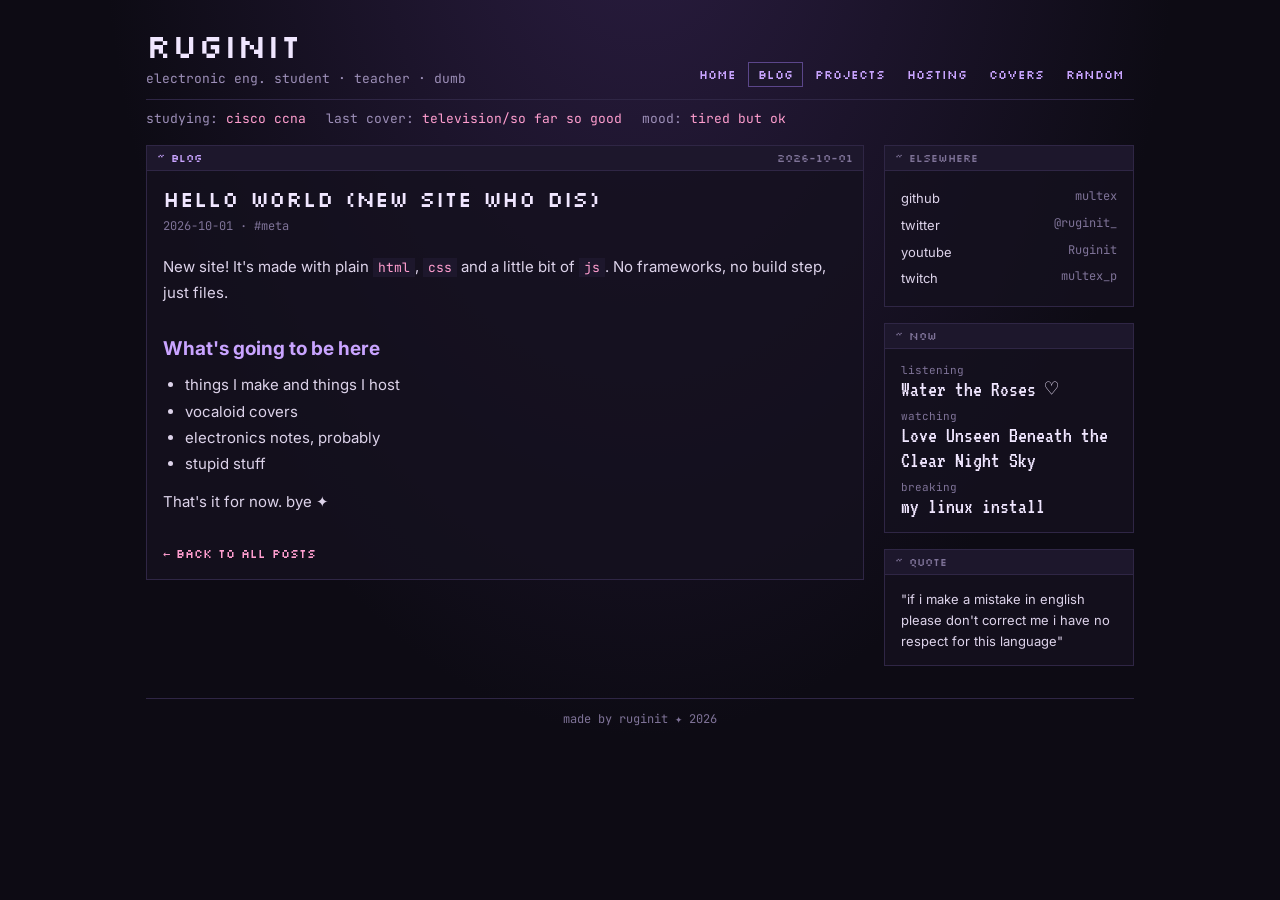
<file: blog/hello-world.html>
<!doctype html>
<html lang="en">
<head>
  <meta charset="utf-8">
  <meta name="viewport" content="width=device-width, initial-scale=1">
  <title>hello world (new site who dis) · ruginit</title>
  <meta name="description" content="New site! Plain html, css and a little bit of js. No frameworks, no build step, just files.">
  <meta property="og:type" content="article">
  <meta property="og:site_name" content="ruginit">
  <meta property="og:title" content="hello world (new site who dis)">
  <meta property="og:description" content="New site! Plain html, css and a little bit of js. No frameworks, no build step, just files.">
  <meta property="og:url" content="https://ruginit.xyz/blog/hello-world.html">
  <meta property="og:image" content="https://ruginit.xyz/assets/og/default.jpg">
  <meta name="twitter:card" content="summary_large_image">
  <meta name="theme-color" content="#ff9ecf">
  <link rel="icon" href="../assets/images/ruginit.gif">
  <link rel="stylesheet" href="../css/style.css">
</head>
<body data-page="blog" data-root="../">
  <div class="wrap">
    <div id="header"></div>

    <div class="grid">
      <main>
        <section class="panel">
          <div class="panel-title"><span>~ blog</span><span>2026-10-01</span></div>
          <article class="panel-body prose">

            <!-- ============ YOUR POST STARTS HERE ============ -->
            <h1>hello world (new site who dis)</h1>
            <div class="meta">2026-10-01 · #meta</div>

            <p>New site! It's made with plain <code>html</code>, <code>css</code> and a little bit of <code>js</code>. No frameworks, no build step, just files.</p>

            <h2>What's going to be here</h2>
            <ul>
              <li>things I make and things I host</li>
              <li>vocaloid covers</li>
              <li>electronics notes, probably</li>
              <li>stupid stuff</li>
            </ul>

            <p>That's it for now. bye ✦</p>

            <!-- ============ YOUR POST ENDS HERE ============ -->

            <a class="back" href="../blog.html">← back to all posts</a>
          </article>
        </section>
      </main>

      <aside id="sidebar"></aside>
    </div>

    <div id="footer"></div>
  </div>

  <script src="../js/content.js"></script>
  <script src="../js/site.js"></script>
</body>
</html>
</file>
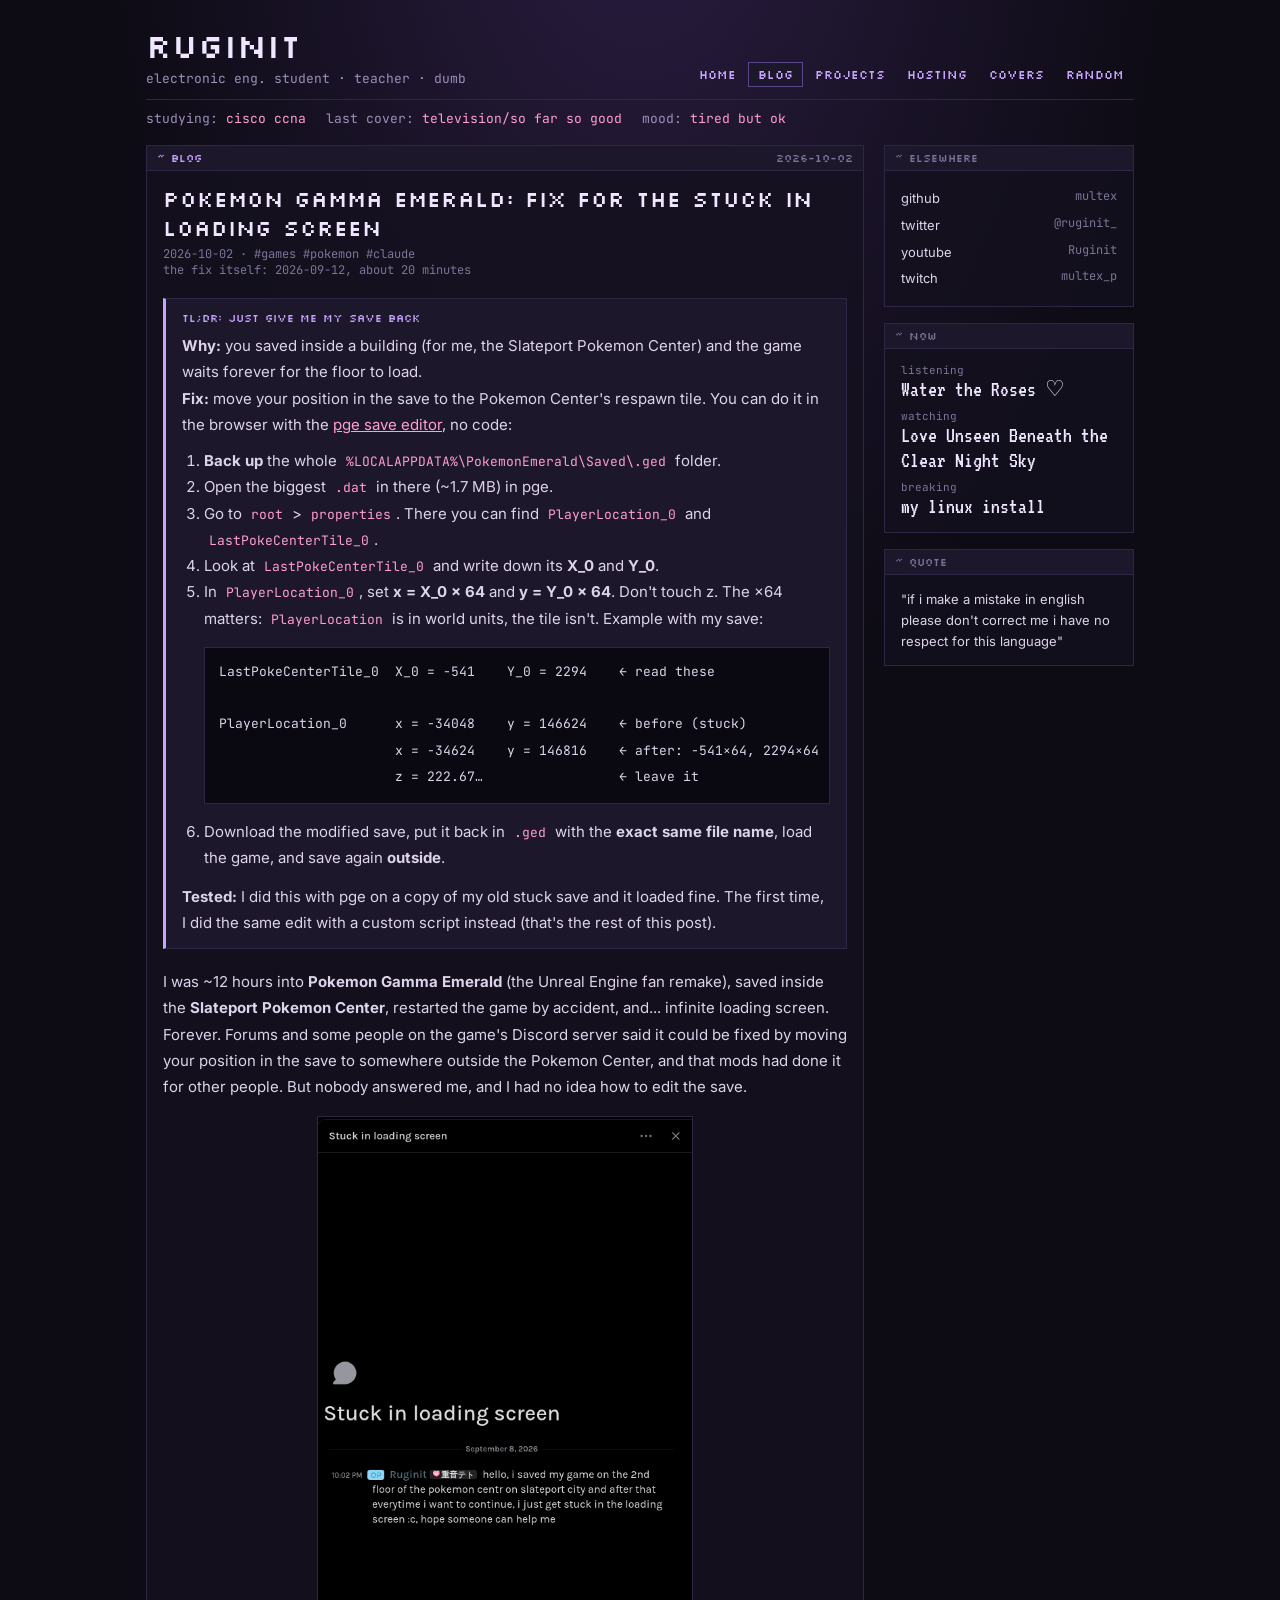
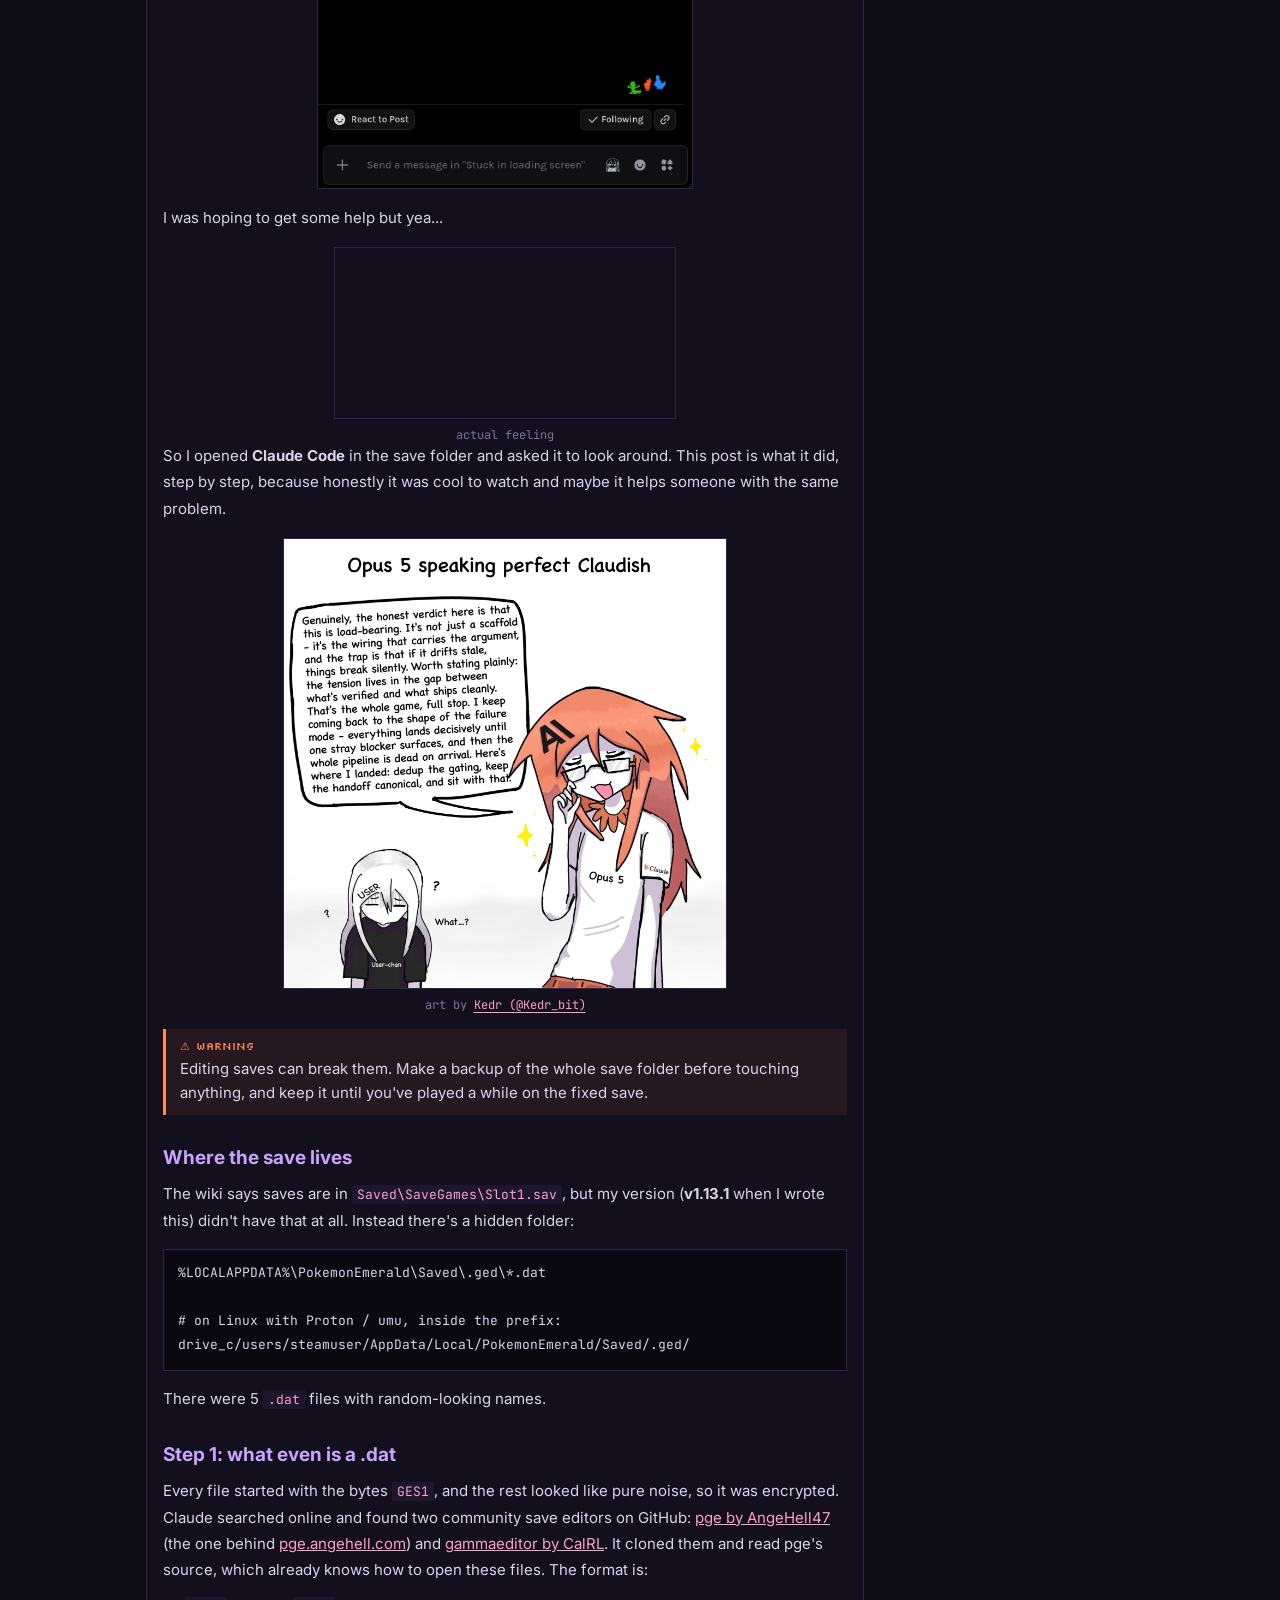
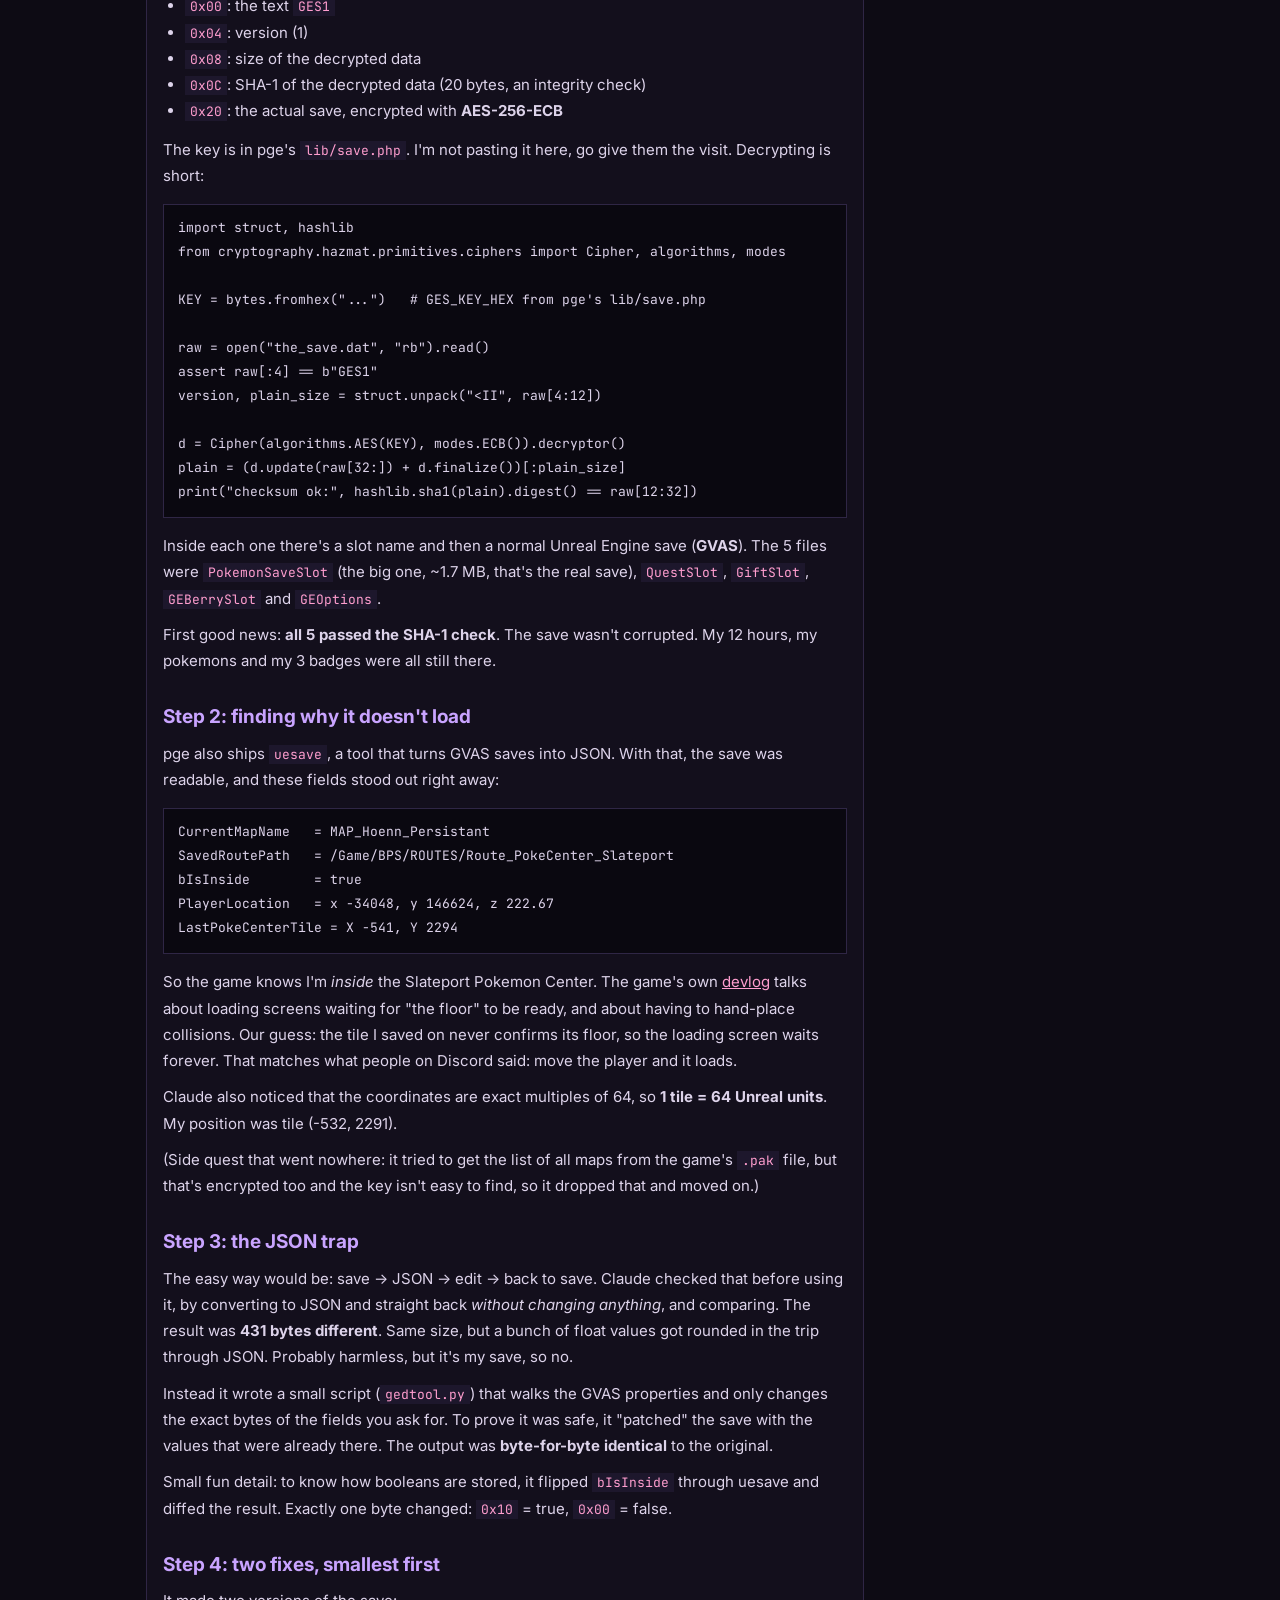
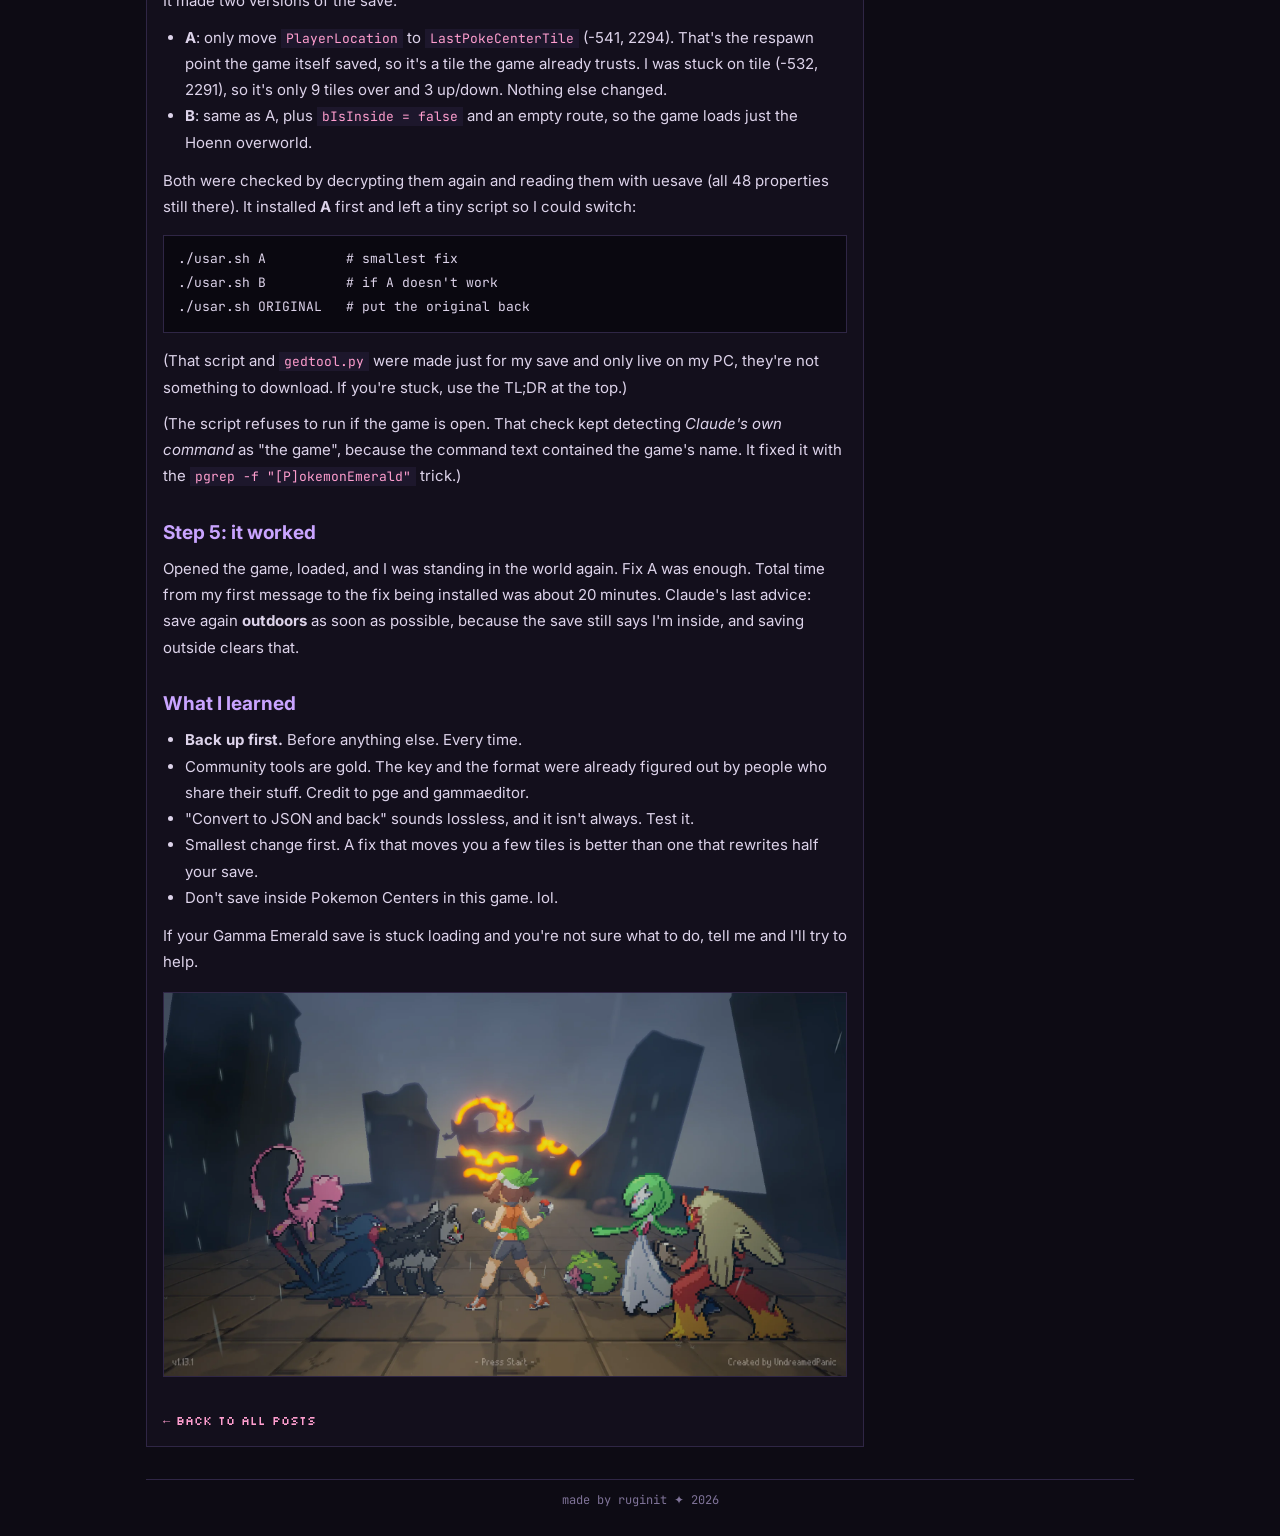
<file: blog/pkmn_gammaemerald-fix.html>
<!doctype html>
<html lang="en">
<head>
  <meta charset="utf-8">
  <meta name="viewport" content="width=device-width, initial-scale=1">
  <title>fixing Pokemon Gamma Emerald save bug · ruginit</title>
  <meta name="description" content="Saved inside a Pokemon Center and now Gamma Emerald loads forever? Your save is fine. Here's the fix, with or without code.">
  <meta property="og:type" content="article">
  <meta property="og:site_name" content="ruginit">
  <meta property="og:title" content="Pokemon Gamma Emerald: fix for the stuck in loading screen">
  <meta property="og:description" content="fixing the infite loading screen bug on Pokemon Gamma Emerald">
  <meta property="og:url" content="https://ruginit.xyz/blog/pkmn_gammaemerald-fix.html">
  <meta property="og:image" content="https://ruginit.xyz/assets/og/gamma-emerald.jpg">
  <meta name="twitter:card" content="summary_large_image">
  <meta name="theme-color" content="#ff9ecf">
  <link rel="icon" href="../assets/images/ruginit.gif">
  <link rel="stylesheet" href="../css/style.css">
</head>
<body data-page="blog" data-root="../">
  <div class="wrap">
    <div id="header"></div>

    <div class="grid">
      <main>
        <section class="panel">
          <div class="panel-title"><span>~ blog</span><span>2026-10-02</span></div>
          <article class="panel-body prose">

            <!-- ============ YOUR POST STARTS HERE ============ -->
            <h1>Pokemon Gamma Emerald: fix for the stuck in loading screen</h1>
            <div class="meta">2026-10-02 · #games #pokemon #claude<br>the fix itself: 2026-09-12, about 20 minutes</div>

            <!-- TL;DR box: for people who just want their save back -->
            <div class="tldr">
              <div class="label">tl;dr: just give me my save back</div>
              <p><b>Why:</b> you saved inside a building (for me, the Slateport Pokemon Center) and the game waits forever for the floor to load.<br>
              <b>Fix:</b> move your position in the save to the Pokemon Center's respawn tile. You can do it in the browser with the <a href="https://pge.angehell.com/">pge save editor</a>, no code:</p>
              <ol>
                <li><b>Back up</b> the whole <code>%LOCALAPPDATA%\PokemonEmerald\Saved\.ged</code> folder.</li>
                <li>Open the biggest <code>.dat</code> in there (~1.7 MB) in pge.</li>
                <li>Go to <code>root</code> &gt; <code>properties</code>. There you can find <code>PlayerLocation_0</code> and <code>LastPokeCenterTile_0</code>.</li>
                <li>Look at <code>LastPokeCenterTile_0</code> and write down its <b>X_0</b> and <b>Y_0</b>.</li>
                <li>In <code>PlayerLocation_0</code>, set <b>x = X_0 × 64</b> and <b>y = Y_0 × 64</b>. Don't touch z. The ×64 matters: <code>PlayerLocation</code> is in world units, the tile isn't. Example with my save:
<pre><code>LastPokeCenterTile_0  X_0 = -541    Y_0 = 2294    ← read these

PlayerLocation_0      x = -34048    y = 146624    ← before (stuck)
                      x = -34624    y = 146816    ← after: -541×64, 2294×64
                      z = 222.67…                 ← leave it</code></pre></li>
                <li>Download the modified save, put it back in <code>.ged</code> with the <b>exact same file name</b>, load the game, and save again <b>outside</b>.</li>
              </ol>
              <p><b>Tested:</b> I did this with pge on a copy of my old stuck save and it loaded fine. The first time, I did the same edit with a custom script instead (that's the rest of this post).</p>
            </div>

            <p>I was ~12 hours into <b>Pokemon Gamma Emerald</b> (the Unreal Engine fan remake), saved inside the <b>Slateport Pokemon Center</b>, restarted the game by accident, and... infinite loading screen. Forever. Forums and some people on the game's Discord server said it could be fixed by moving your position in the save to somewhere outside the Pokemon Center, and that mods had done it for other people. But nobody answered me, and I had no idea how to edit the save.</p>

            <img class="deco" src="../assets/images/blog/gamma-fix/discordss.png" width="55%" alt="my 'Stuck in loading screen' post in the Gamma Emerald Discord, with no replies">

            <p>I was hoping to get some help but yea...</p>
            <video class="deco" src="../assets/images/blog/gamma-fix/incrediboy.mp4" autoplay loop muted playsinline width="50%"></video>
            <p class="credit">actual feeling</p>


            <p>So I opened <b>Claude Code</b> in the save folder and asked it to look around. This post is what it did, step by step, because honestly it was cool to watch and maybe it helps someone with the same problem.</p>

            <img class="deco" src="../assets/images/blog/gamma-fix/claudish.webp" width="65%" alt="Meme titled 'Opus 5 speaking perfect Claudish': a smug anime girl in an Opus 5 shirt gives a long speech full of words like load-bearing, canonical and failure mode, while a confused girl labeled User-chan says 'What...?'">
            <p class="credit">art by <a href="https://x.com/Kedr_bit">Kedr (@Kedr_bit)</a></p>

            <blockquote class="warn">Editing saves can break them. Make a backup of the whole save folder before touching anything, and keep it until you've played a while on the fixed save.</blockquote>

            <h2>Where the save lives</h2>
            <p>The wiki says saves are in <code>Saved\SaveGames\Slot1.sav</code>, but my version (<b>v1.13.1</b> when I wrote this) didn't have that at all. Instead there's a hidden folder:</p>
            <pre><code>%LOCALAPPDATA%\PokemonEmerald\Saved\.ged\*.dat

# on Linux with Proton / umu, inside the prefix:
drive_c/users/steamuser/AppData/Local/PokemonEmerald/Saved/.ged/</code></pre>
            <p>There were 5 <code>.dat</code> files with random-looking names.</p>

            <h2>Step 1: what even is a .dat</h2>
            <p>Every file started with the bytes <code>GES1</code>, and the rest looked like pure noise, so it was encrypted. Claude searched online and found two community save editors on GitHub: <a href="https://github.com/AngeHell47/Pokemon-Gamma-Emerald-Save-Editor">pge by AngeHell47</a> (the one behind <a href="https://pge.angehell.com/">pge.angehell.com</a>) and <a href="https://github.com/CalRL/gammaeditor">gammaeditor by CalRL</a>. It cloned them and read pge's source, which already knows how to open these files. The format is:</p>
            <ul>
              <li><code>0x00</code>: the text <code>GES1</code></li>
              <li><code>0x04</code>: version (1)</li>
              <li><code>0x08</code>: size of the decrypted data</li>
              <li><code>0x0C</code>: SHA-1 of the decrypted data (20 bytes, an integrity check)</li>
              <li><code>0x20</code>: the actual save, encrypted with <b>AES-256-ECB</b></li>
            </ul>
            <p>The key is in pge's <code>lib/save.php</code>. I'm not pasting it here, go give them the visit. Decrypting is short:</p>
            <pre><code>import struct, hashlib
from cryptography.hazmat.primitives.ciphers import Cipher, algorithms, modes

KEY = bytes.fromhex("...")   # GES_KEY_HEX from pge's lib/save.php

raw = open("the_save.dat", "rb").read()
assert raw[:4] == b"GES1"
version, plain_size = struct.unpack("&lt;II", raw[4:12])

d = Cipher(algorithms.AES(KEY), modes.ECB()).decryptor()
plain = (d.update(raw[32:]) + d.finalize())[:plain_size]
print("checksum ok:", hashlib.sha1(plain).digest() == raw[12:32])</code></pre>
            <p>Inside each one there's a slot name and then a normal Unreal Engine save (<b>GVAS</b>). The 5 files were <code>PokemonSaveSlot</code> (the big one, ~1.7 MB, that's the real save), <code>QuestSlot</code>, <code>GiftSlot</code>, <code>GEBerrySlot</code> and <code>GEOptions</code>.</p>
            <p>First good news: <b>all 5 passed the SHA-1 check</b>. The save wasn't corrupted. My 12 hours, my pokemons and my 3 badges were all still there.</p>

            <h2>Step 2: finding why it doesn't load</h2>
            <p>pge also ships <code>uesave</code>, a tool that turns GVAS saves into JSON. With that, the save was readable, and these fields stood out right away:</p>
            <pre><code>CurrentMapName   = MAP_Hoenn_Persistant
SavedRoutePath   = /Game/BPS/ROUTES/Route_PokeCenter_Slateport
bIsInside        = true
PlayerLocation   = x -34048, y 146624, z 222.67
LastPokeCenterTile = X -541, Y 2294</code></pre>
            <p>So the game knows I'm <i>inside</i> the Slateport Pokemon Center. The game's own <a href="https://undreamedpanic.itch.io/gamma-emerald-demo/devlog/945486/demo-v2101">devlog</a> talks about loading screens waiting for "the floor" to be ready, and about having to hand-place collisions. Our guess: the tile I saved on never confirms its floor, so the loading screen waits forever. That matches what people on Discord said: move the player and it loads.</p>
            <p>Claude also noticed that the coordinates are exact multiples of 64, so <b>1 tile = 64 Unreal units</b>. My position was tile (-532, 2291).</p>
            <p>(Side quest that went nowhere: it tried to get the list of all maps from the game's <code>.pak</code> file, but that's encrypted too and the key isn't easy to find, so it dropped that and moved on.)</p>

            <h2>Step 3: the JSON trap</h2>
            <p>The easy way would be: save → JSON → edit → back to save. Claude checked that before using it, by converting to JSON and straight back <i>without changing anything</i>, and comparing. The result was <b>431 bytes different</b>. Same size, but a bunch of float values got rounded in the trip through JSON. Probably harmless, but it's my save, so no.</p>
            <p>Instead it wrote a small script (<code>gedtool.py</code>) that walks the GVAS properties and only changes the exact bytes of the fields you ask for. To prove it was safe, it "patched" the save with the values that were already there. The output was <b>byte-for-byte identical</b> to the original.</p>
            <p>Small fun detail: to know how booleans are stored, it flipped <code>bIsInside</code> through uesave and diffed the result. Exactly one byte changed: <code>0x10</code> = true, <code>0x00</code> = false.</p>

            <h2>Step 4: two fixes, smallest first</h2>
            <p>It made two versions of the save:</p>
            <ul>
              <li><b>A</b>: only move <code>PlayerLocation</code> to <code>LastPokeCenterTile</code> (-541, 2294). That's the respawn point the game itself saved, so it's a tile the game already trusts. I was stuck on tile (-532, 2291), so it's only 9 tiles over and 3 up/down. Nothing else changed.</li>
              <li><b>B</b>: same as A, plus <code>bIsInside = false</code> and an empty route, so the game loads just the Hoenn overworld.</li>
            </ul>
            <p>Both were checked by decrypting them again and reading them with uesave (all 48 properties still there). It installed <b>A</b> first and left a tiny script so I could switch:</p>
            <pre><code>./usar.sh A          # smallest fix
./usar.sh B          # if A doesn't work
./usar.sh ORIGINAL   # put the original back</code></pre>
            <p>(That script and <code>gedtool.py</code> were made just for my save and only live on my PC, they're not something to download. If you're stuck, use the TL;DR at the top.)</p>
            <p>(The script refuses to run if the game is open. That check kept detecting <i>Claude's own command</i> as "the game", because the command text contained the game's name. It fixed it with the <code>pgrep -f "[P]okemonEmerald"</code> trick.)</p>

            <h2>Step 5: it worked</h2>
            <p>Opened the game, loaded, and I was standing in the world again. Fix A was enough. Total time from my first message to the fix being installed was about 20 minutes. Claude's last advice: save again <b>outdoors</b> as soon as possible, because the save still says I'm inside, and saving outside clears that.</p>

            <!-- screenshot of the game loading fine here -->

            <h2>What I learned</h2>
            <ul>
              <li><b>Back up first.</b> Before anything else. Every time.</li>
              <li>Community tools are gold. The key and the format were already figured out by people who share their stuff. Credit to pge and gammaeditor.</li>
              <li>"Convert to JSON and back" sounds lossless, and it isn't always. Test it.</li>
              <li>Smallest change first. A fix that moves you a few tiles is better than one that rewrites half your save.</li>
              <li>Don't save inside Pokemon Centers in this game. lol.</li>
            </ul>

            <p>If your Gamma Emerald save is stuck loading and you're not sure what to do, tell me and I'll try to help.</p>

            <img class="deco" src="../assets/images/blog/gamma-fix/pkmn.webp" width="100%" alt="Gamma Emerald title screen (v1.13.1): the player and her team of pixel-art Pokemon in the rain, Rayquaza glowing in the background">

            <!-- ============ YOUR POST ENDS HERE ============ -->

            <a class="back" href="../blog.html">← back to all posts</a>
          </article>
        </section>
      </main>

      <aside id="sidebar"></aside>
    </div>

    <div id="footer"></div>
  </div>

  <script src="../js/content.js"></script>
  <script src="../js/site.js"></script>
</body>
</html>
</file>
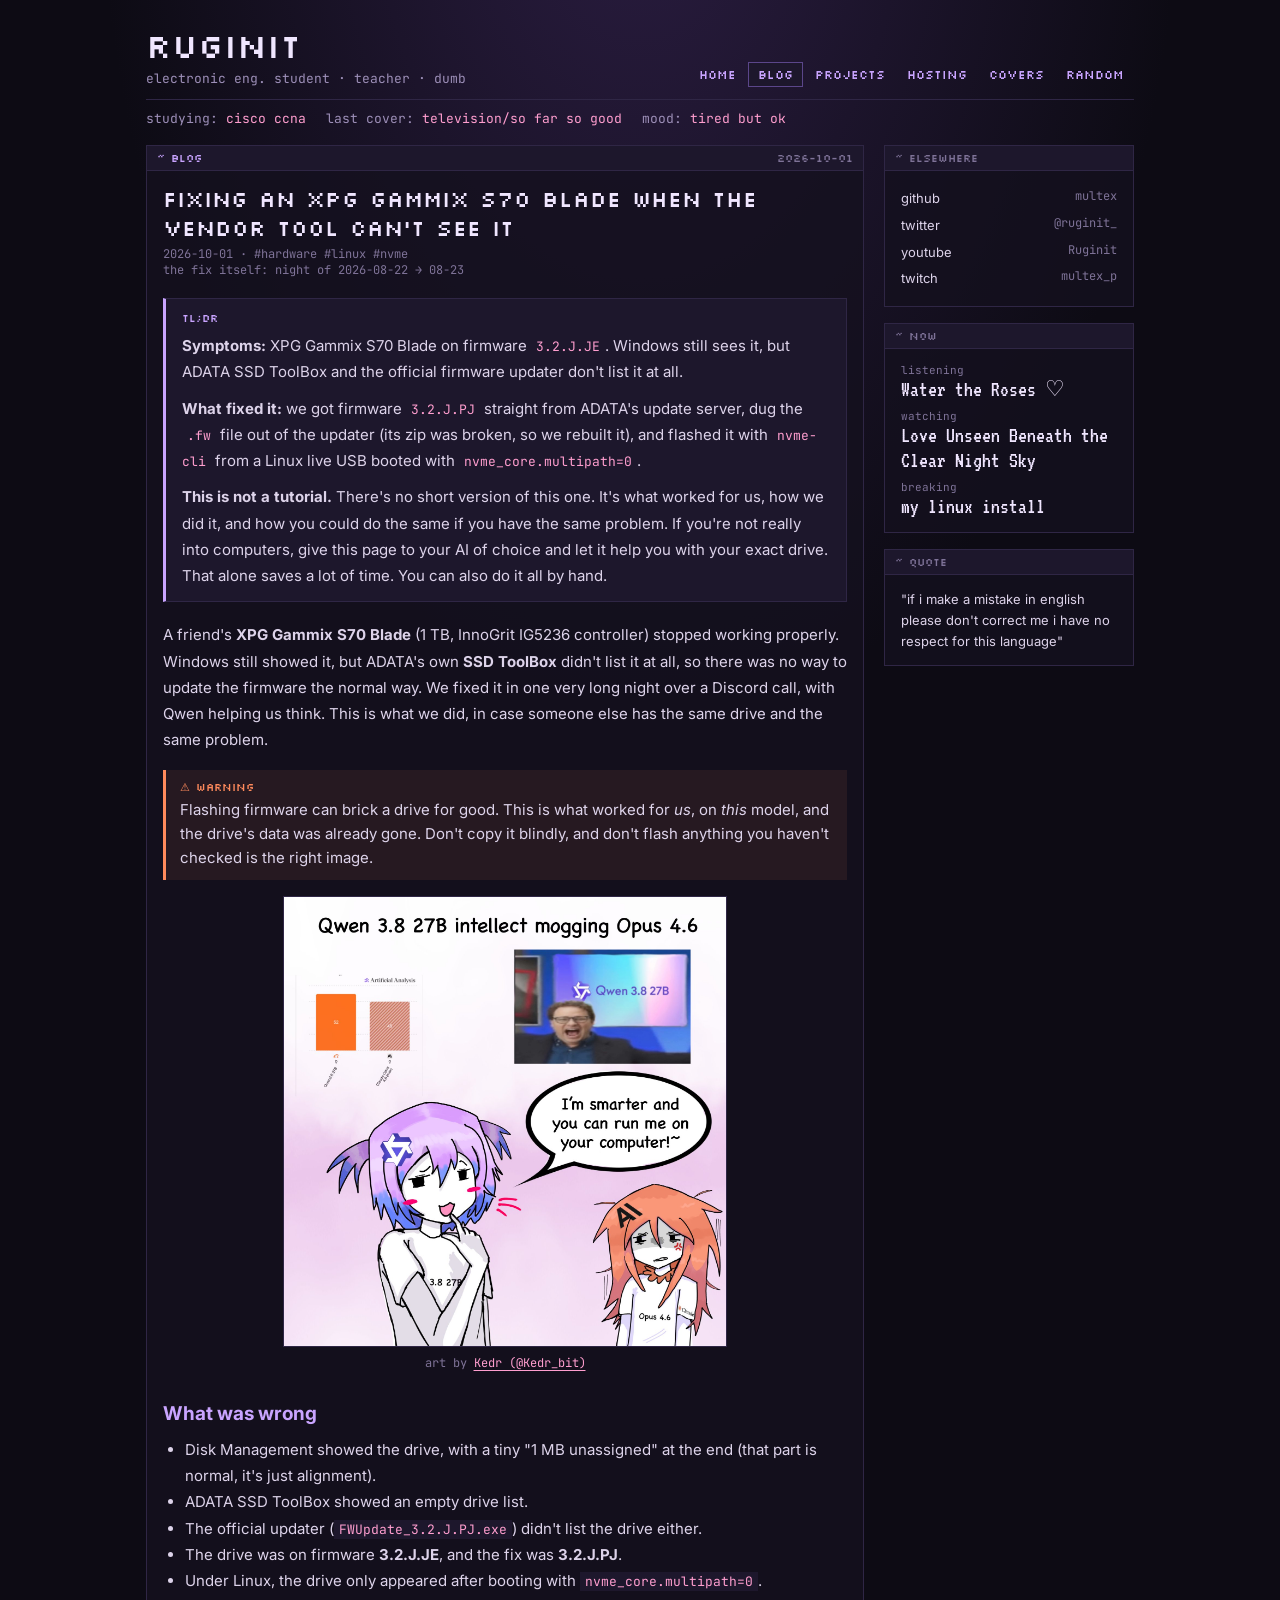
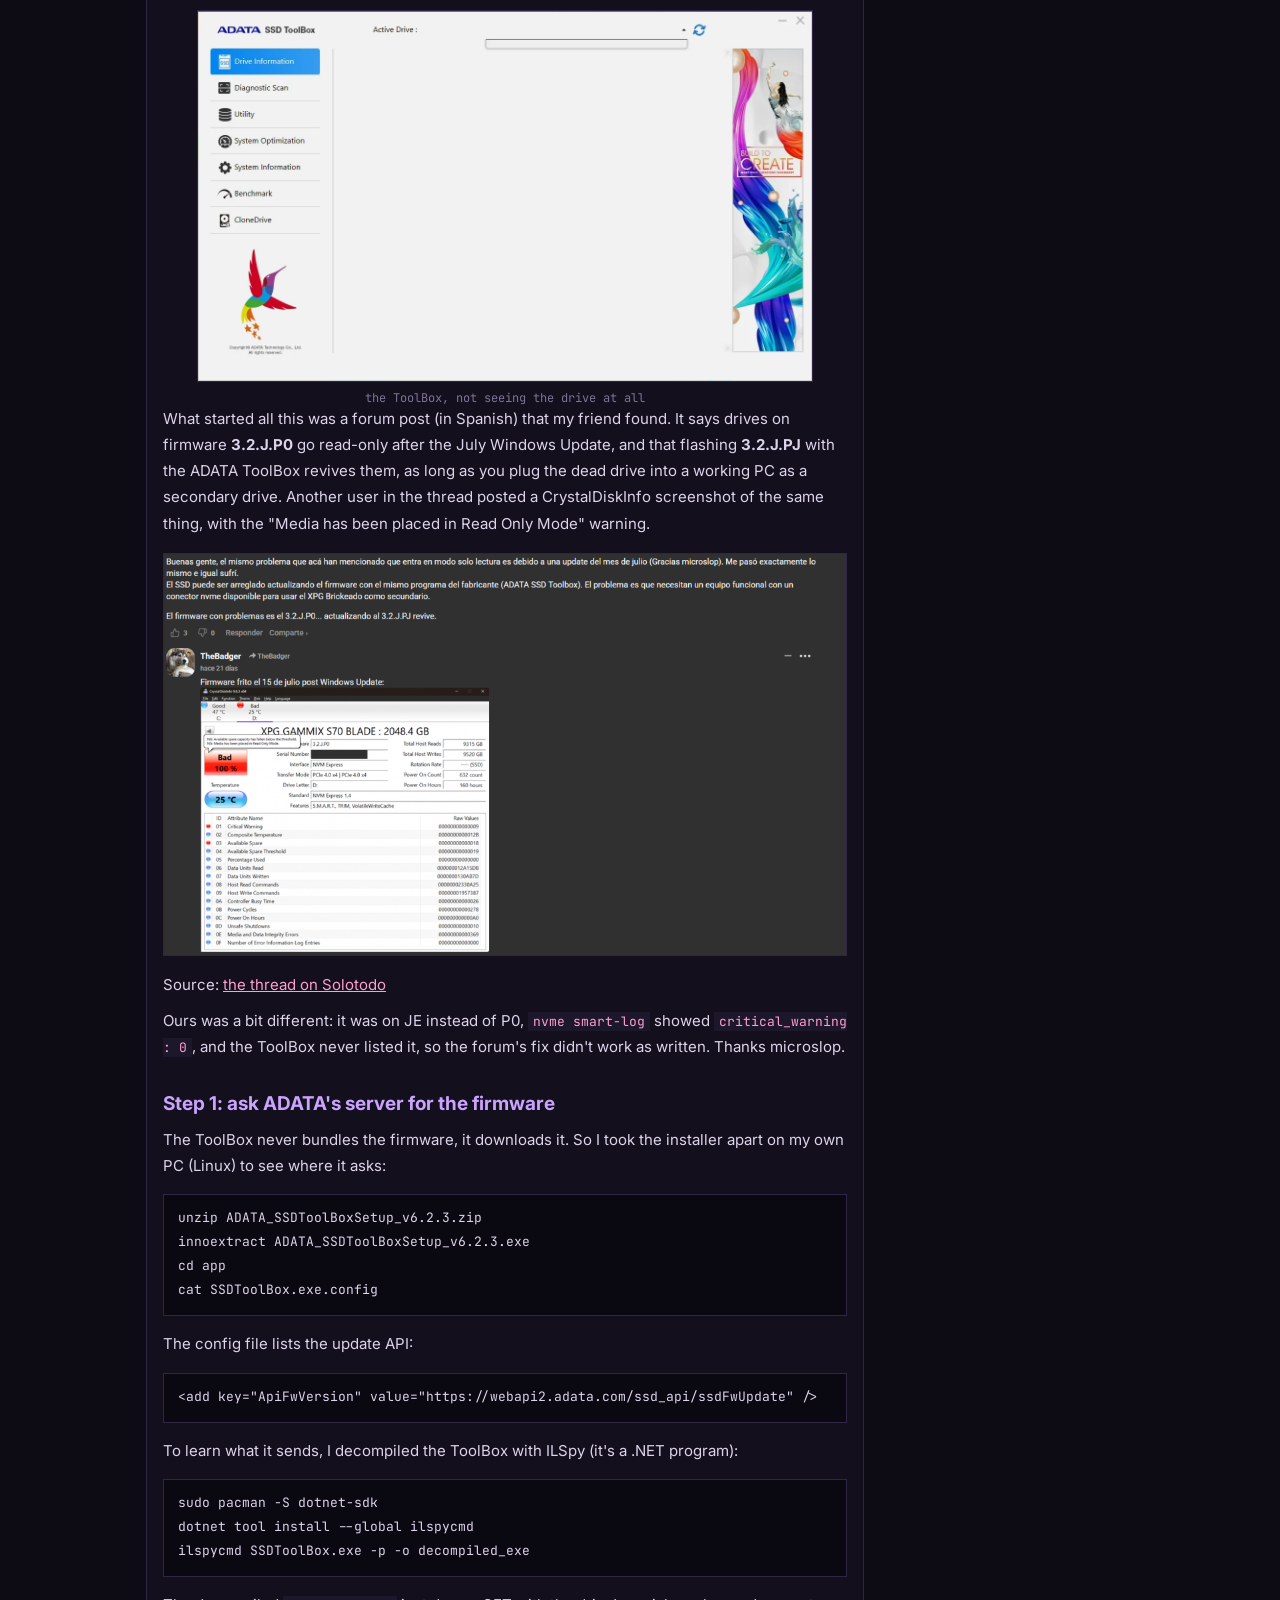
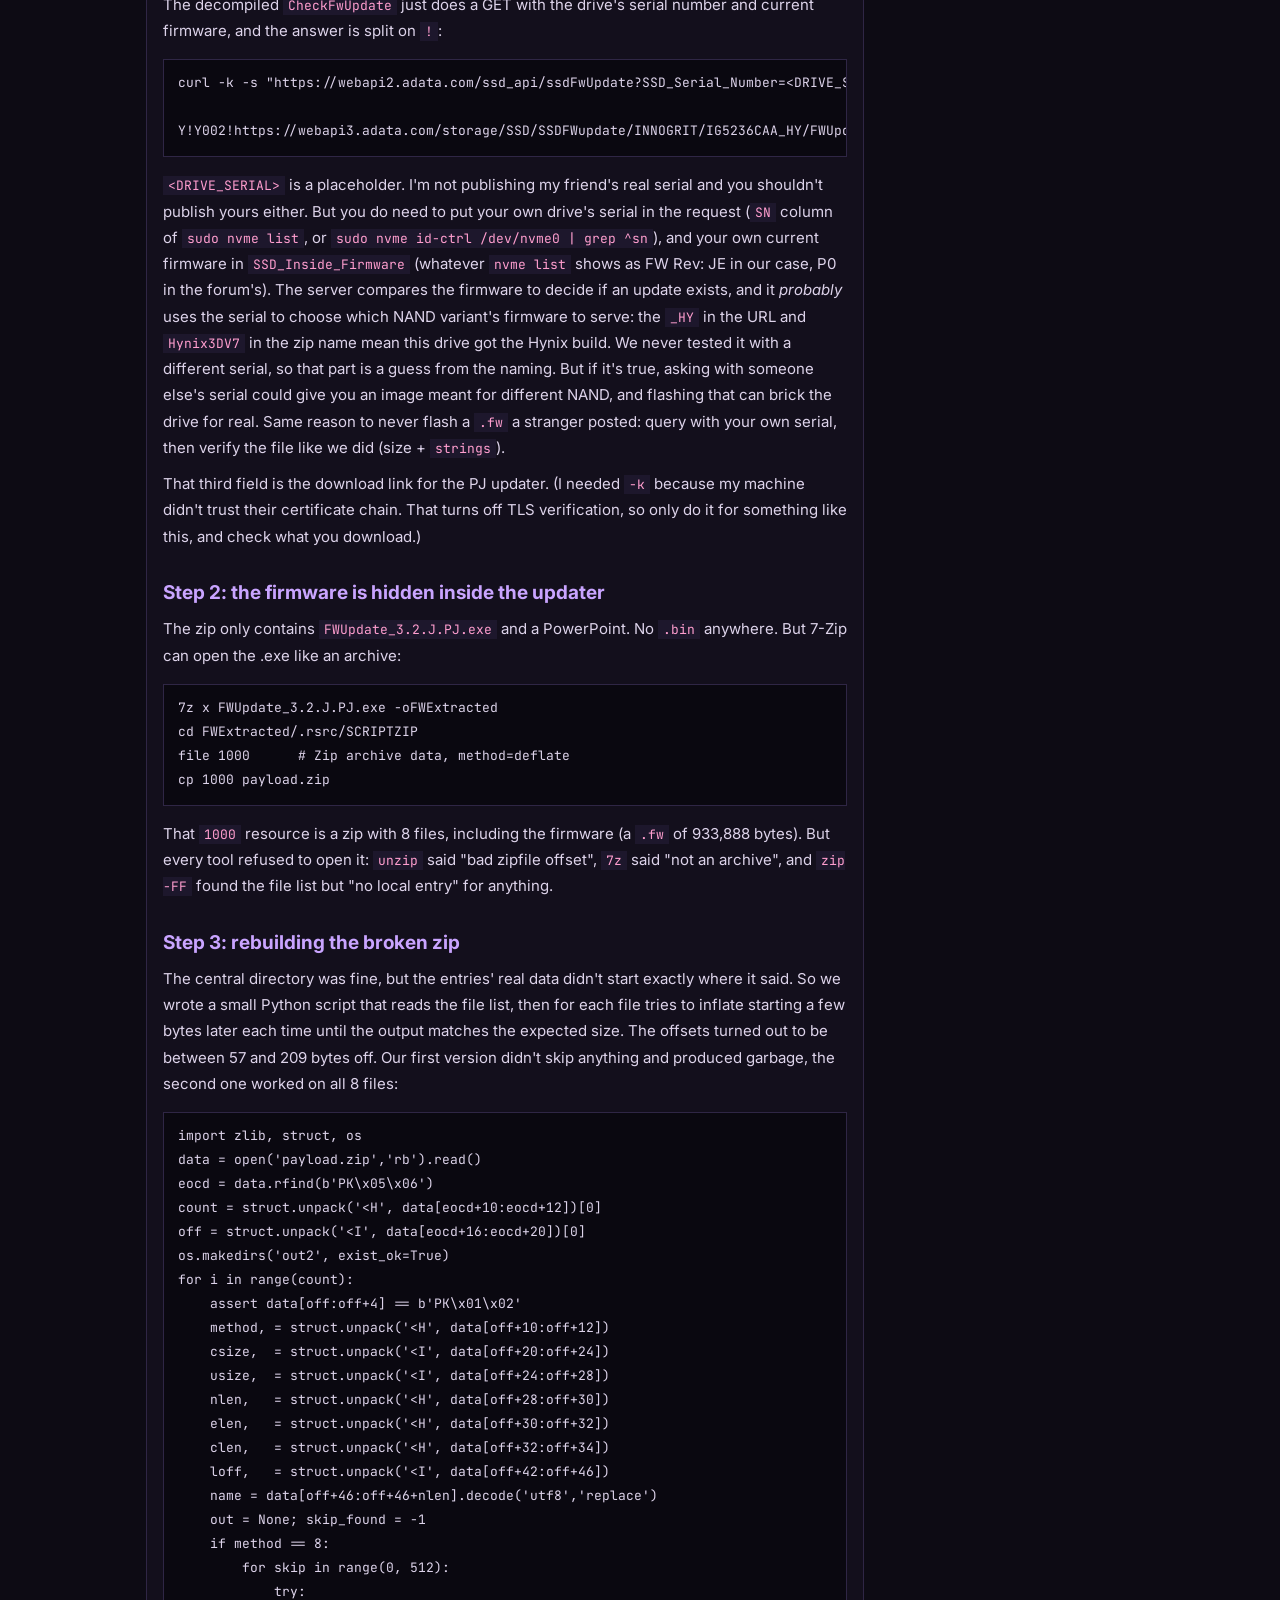
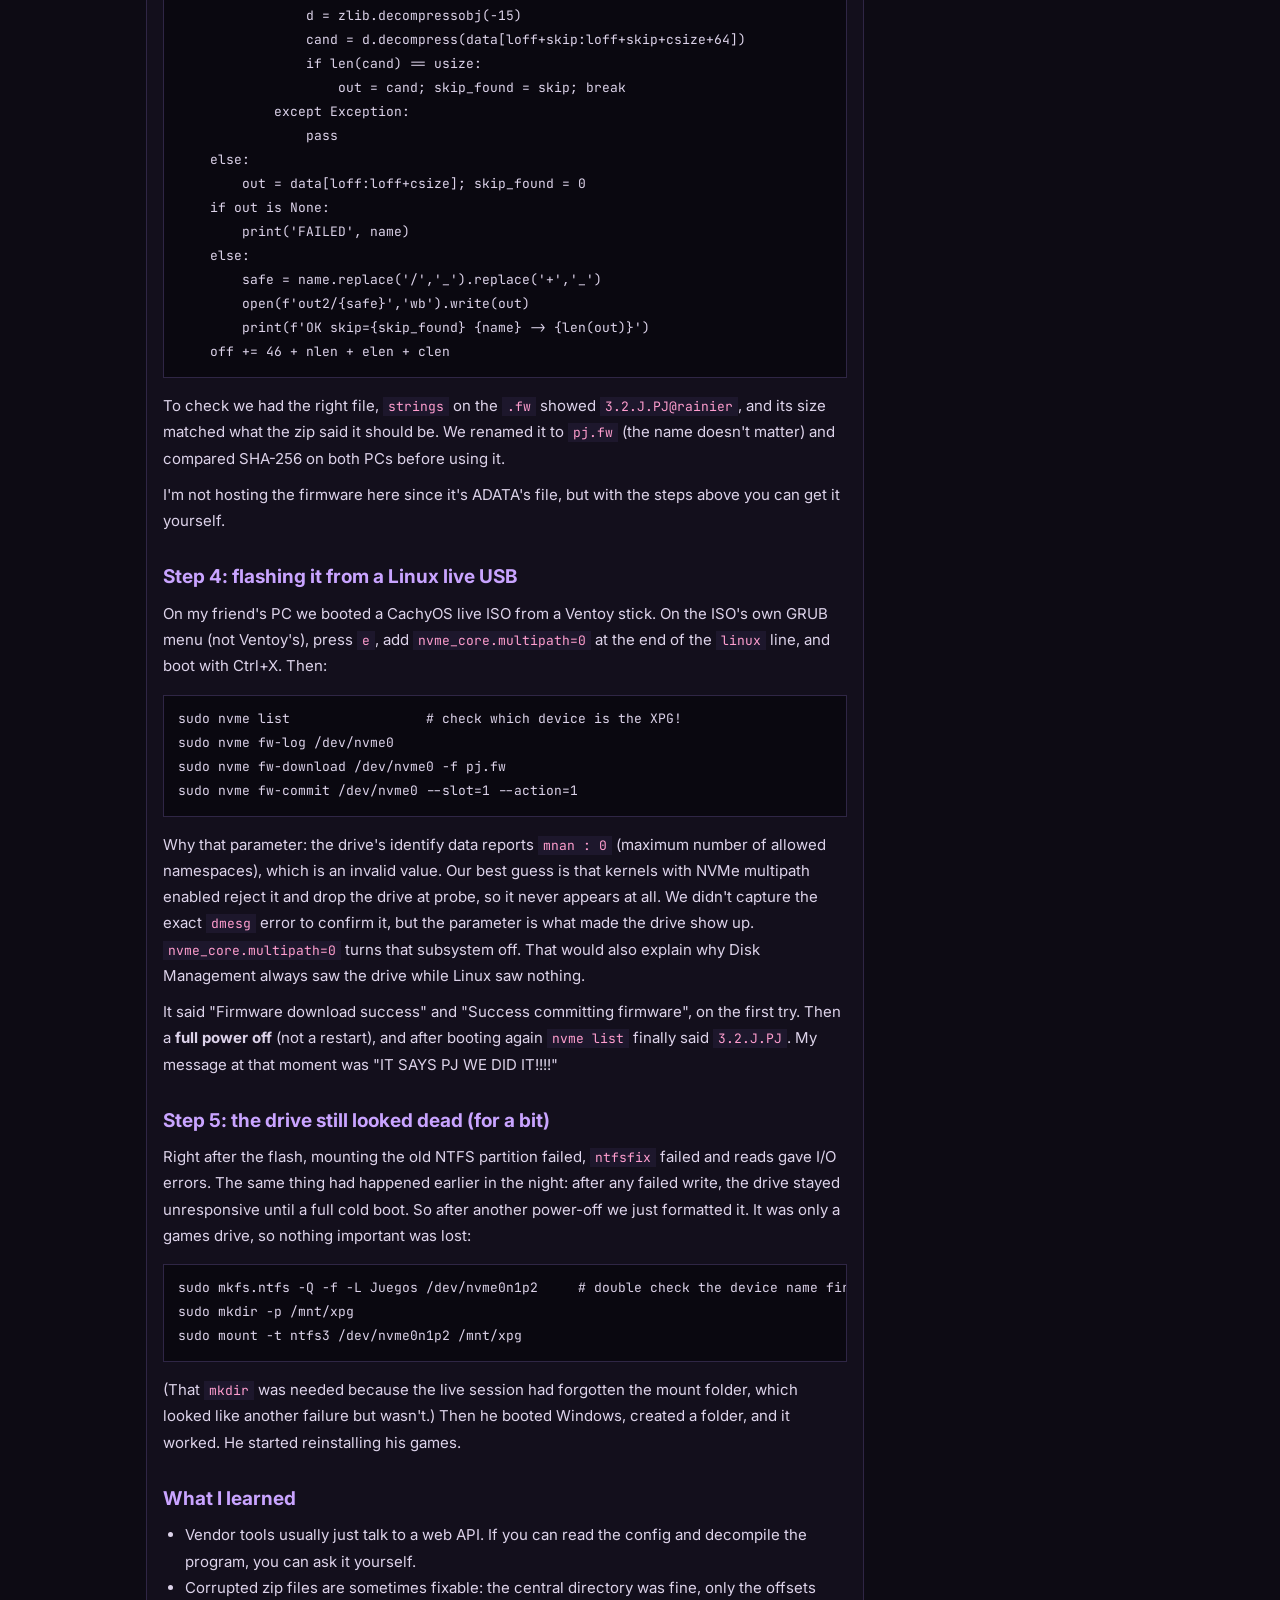
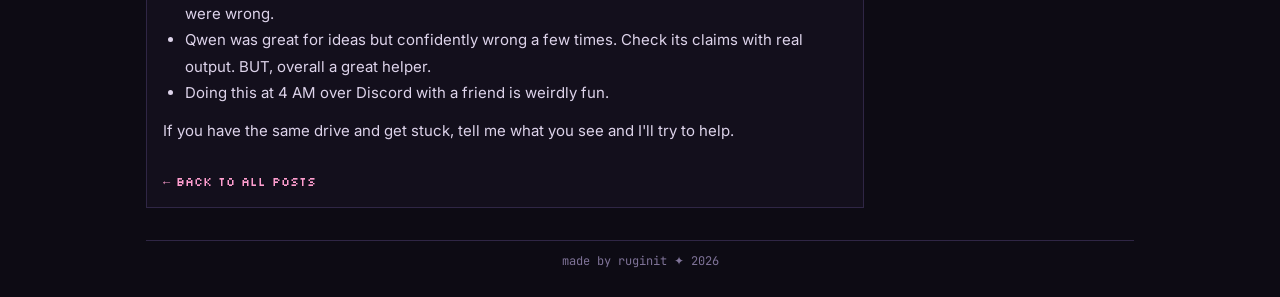
<file: blog/xpg-fix.html>
<!doctype html>
<html lang="en">
<head>
  <meta charset="utf-8">
  <meta name="viewport" content="width=device-width, initial-scale=1">
  <title>XPG Gammix S70 Blade Firmware Fix · ruginit</title>
  <meta name="description" content="ADATA's tool couldn't see the drive, so we got the firmware straight from their API, rebuilt a broken zip and flashed it from a Linux live USB.">
  <meta property="og:type" content="article">
  <meta property="og:site_name" content="ruginit">
  <meta property="og:title" content="fixing an XPG Gammix S70 Blade when the vendor tool can't see it">
  <meta property="og:description" content="ADATA's tool couldn't see the drive, so we got the firmware straight from their API, rebuilt a broken zip and flashed it from a Linux live USB.">
  <meta property="og:url" content="https://ruginit.xyz/blog/xpg-fix.html">
  <meta property="og:image" content="https://ruginit.xyz/assets/og/xpg.jpg">
  <meta name="twitter:card" content="summary_large_image">
  <meta name="theme-color" content="#ff9ecf">
  <link rel="icon" href="../assets/images/ruginit.gif">
  <link rel="stylesheet" href="../css/style.css">
</head>
<body data-page="blog" data-root="../">
  <div class="wrap">
    <div id="header"></div>

    <div class="grid">
      <main>
        <section class="panel">
          <div class="panel-title"><span>~ blog</span><span>2026-10-01</span></div>
          <article class="panel-body prose">

            <!-- ============ YOUR POST STARTS HERE ============ -->
            <h1>fixing an XPG Gammix S70 Blade when the vendor tool can't see it</h1>
            <div class="meta">2026-10-01 · #hardware #linux #nvme<br>the fix itself: night of 2026-08-22 → 08-23</div>

            <!-- TL;DR box: the short version, for people who land here from google -->
            <div class="tldr">
              <div class="label">tl;dr</div>
              <p><b>Symptoms:</b> XPG Gammix S70 Blade on firmware <code>3.2.J.JE</code>. Windows still sees it, but ADATA SSD ToolBox and the official firmware updater don't list it at all.</p>
              <p><b>What fixed it:</b> we got firmware <code>3.2.J.PJ</code> straight from ADATA's update server, dug the <code>.fw</code> file out of the updater (its zip was broken, so we rebuilt it), and flashed it with <code>nvme-cli</code> from a Linux live USB booted with <code>nvme_core.multipath=0</code>.</p>
              <p><b>This is not a tutorial.</b> There's no short version of this one. It's what worked for us, how we did it, and how you could do the same if you have the same problem. If you're not really into computers, give this page to your AI of choice and let it help you with your exact drive. That alone saves a lot of time. You can also do it all by hand.</p>
            </div>

            <p>A friend's <b>XPG Gammix S70 Blade</b> (1 TB, InnoGrit IG5236 controller) stopped working properly. Windows still showed it, but ADATA's own <b>SSD ToolBox</b> didn't list it at all, so there was no way to update the firmware the normal way. We fixed it in one very long night over a Discord call, with Qwen helping us think. This is what we did, in case someone else has the same drive and the same problem.</p>

            <blockquote class="warn">Flashing firmware can brick a drive for good. This is what worked for <i>us</i>, on <i>this</i> model, and the drive's data was already gone. Don't copy it blindly, and don't flash anything you haven't checked is the right image.</blockquote>

            <img class="deco" src="../assets/images/blog/xpg-fix/qwen.jpg" width="65%" alt="Meme: smug anime girl labeled Qwen 3.8 27B telling an annoyed girl labeled Opus 4.6 that she's smarter and can run on your computer, next to a benchmark bar chart">
            <p class="credit">art by <a href="https://x.com/Kedr_bit">Kedr (@Kedr_bit)</a></p>

            <h2>What was wrong</h2>
            <ul>
              <li>Disk Management showed the drive, with a tiny "1 MB unassigned" at the end (that part is normal, it's just alignment).</li>
              <li>ADATA SSD ToolBox showed an empty drive list.</li>
              <li>The official updater (<code>FWUpdate_3.2.J.PJ.exe</code>) didn't list the drive either.</li>
              <li>The drive was on firmware <b>3.2.J.JE</b>, and the fix was <b>3.2.J.PJ</b>.</li>
              <li>Under Linux, the drive only appeared after booting with <code>nvme_core.multipath=0</code>.</li>
            </ul>

            <img class="deco" src="../assets/images/blog/xpg-fix/toolbox.webp" width="90%" alt="ADATA SSD ToolBox with an empty Active Drive list: it doesn't see the XPG drive at all">
            <p class="credit">the ToolBox, not seeing the drive at all</p>

            <p>What started all this was a forum post (in Spanish) that my friend found. It says drives on firmware <b>3.2.J.P0</b> go read-only after the July Windows Update, and that flashing <b>3.2.J.PJ</b> with the ADATA ToolBox revives them, as long as you plug the dead drive into a working PC as a secondary drive. Another user in the thread posted a CrystalDiskInfo screenshot of the same thing, with the "Media has been placed in Read Only Mode" warning.</p>
            
            <img class="deco" src="../assets/images/blog/xpg-fix/post.webp" width="100%" alt="the solotodo forum post about the read-only bug">
            <p>Source: <a href="https://www.solotodo.cl/products/127680-a-data-xpg-gammix-s70-blade-1-tb-agammixs70b-1t-cs">the thread on Solotodo</a></p>

            <p>Ours was a bit different: it was on JE instead of P0, <code>nvme smart-log</code> showed <code>critical_warning : 0</code>, and the ToolBox never listed it, so the forum's fix didn't work as written. Thanks microslop.</p>

            <h2>Step 1: ask ADATA's server for the firmware</h2>
            <p>The ToolBox never bundles the firmware, it downloads it. So I took the installer apart on my own PC (Linux) to see where it asks:</p>
            <pre><code>unzip ADATA_SSDToolBoxSetup_v6.2.3.zip
innoextract ADATA_SSDToolBoxSetup_v6.2.3.exe
cd app
cat SSDToolBox.exe.config</code></pre>
            <p>The config file lists the update API:</p>
            <pre><code>&lt;add key="ApiFwVersion" value="https://webapi2.adata.com/ssd_api/ssdFwUpdate" /&gt;</code></pre>
            <p>To learn what it sends, I decompiled the ToolBox with ILSpy (it's a .NET program):</p>
            <pre><code>sudo pacman -S dotnet-sdk
dotnet tool install --global ilspycmd
ilspycmd SSDToolBox.exe -p -o decompiled_exe</code></pre>
            <p>The decompiled <code>CheckFwUpdate</code> just does a GET with the drive's serial number and current firmware, and the answer is split on <code>!</code>:</p>
            <pre><code>curl -k -s "https://webapi2.adata.com/ssd_api/ssdFwUpdate?SSD_Serial_Number=&lt;DRIVE_SERIAL&gt;&amp;SSD_Inside_Firmware=3.2.J.JE"

Y!Y002!https://webapi3.adata.com/storage/SSD/SSDFWupdate/INNOGRIT/IG5236CAA_HY/FWUpdater_32JPJ.zip!MES_OK</code></pre>
            
            <p><code>&lt;DRIVE_SERIAL&gt;</code> is a placeholder. I'm not publishing my friend's real serial and you shouldn't publish yours either. But you do need to put your own drive's serial in the request (<code>SN</code> column of <code>sudo nvme list</code>, or <code>sudo nvme id-ctrl /dev/nvme0 | grep ^sn</code>), and your own current firmware in <code>SSD_Inside_Firmware</code> (whatever <code>nvme list</code> shows as FW Rev: JE in our case, P0 in the forum's). The server compares the firmware to decide if an update exists, and it <i>probably</i> uses the serial to choose which NAND variant's firmware to serve: the <code>_HY</code> in the URL and <code>Hynix3DV7</code> in the zip name mean this drive got the Hynix build. We never tested it with a different serial, so that part is a guess from the naming. But if it's true, asking with someone else's serial could give you an image meant for different NAND, and flashing that can brick the drive for real. Same reason to never flash a <code>.fw</code> a stranger posted: query with your own serial, then verify the file like we did (size + <code>strings</code>).</p>
            <p>That third field is the download link for the PJ updater. (I needed <code>-k</code> because my machine didn't trust their certificate chain. That turns off TLS verification, so only do it for something like this, and check what you download.)</p>

            <h2>Step 2: the firmware is hidden inside the updater</h2>
            <p>The zip only contains <code>FWUpdate_3.2.J.PJ.exe</code> and a PowerPoint. No <code>.bin</code> anywhere. But 7-Zip can open the .exe like an archive:</p>
            <pre><code>7z x FWUpdate_3.2.J.PJ.exe -oFWExtracted
cd FWExtracted/.rsrc/SCRIPTZIP
file 1000      # Zip archive data, method=deflate
cp 1000 payload.zip</code></pre>
            <p>That <code>1000</code> resource is a zip with 8 files, including the firmware (a <code>.fw</code> of 933,888 bytes). But every tool refused to open it: <code>unzip</code> said "bad zipfile offset", <code>7z</code> said "not an archive", and <code>zip -FF</code> found the file list but "no local entry" for anything.</p>

            <h2>Step 3: rebuilding the broken zip</h2>
            <p>The central directory was fine, but the entries' real data didn't start exactly where it said. So we wrote a small Python script that reads the file list, then for each file tries to inflate starting a few bytes later each time until the output matches the expected size. The offsets turned out to be between 57 and 209 bytes off. Our first version didn't skip anything and produced garbage, the second one worked on all 8 files:</p>
            
            <pre><code>import zlib, struct, os
data = open('payload.zip','rb').read()
eocd = data.rfind(b'PK\x05\x06')
count = struct.unpack('&lt;H', data[eocd+10:eocd+12])[0]
off = struct.unpack('&lt;I', data[eocd+16:eocd+20])[0]
os.makedirs('out2', exist_ok=True)
for i in range(count):
    assert data[off:off+4] == b'PK\x01\x02'
    method, = struct.unpack('&lt;H', data[off+10:off+12])
    csize,  = struct.unpack('&lt;I', data[off+20:off+24])
    usize,  = struct.unpack('&lt;I', data[off+24:off+28])
    nlen,   = struct.unpack('&lt;H', data[off+28:off+30])
    elen,   = struct.unpack('&lt;H', data[off+30:off+32])
    clen,   = struct.unpack('&lt;H', data[off+32:off+34])
    loff,   = struct.unpack('&lt;I', data[off+42:off+46])
    name = data[off+46:off+46+nlen].decode('utf8','replace')
    out = None; skip_found = -1
    if method == 8:
        for skip in range(0, 512):
            try:
                d = zlib.decompressobj(-15)
                cand = d.decompress(data[loff+skip:loff+skip+csize+64])
                if len(cand) == usize:
                    out = cand; skip_found = skip; break
            except Exception:
                pass
    else:
        out = data[loff:loff+csize]; skip_found = 0
    if out is None:
        print('FAILED', name)
    else:
        safe = name.replace('/','_').replace('+','_')
        open(f'out2/{safe}','wb').write(out)
        print(f'OK skip={skip_found} {name} -&gt; {len(out)}')
    off += 46 + nlen + elen + clen</code></pre>

            <p>To check we had the right file, <code>strings</code> on the <code>.fw</code> showed <code>3.2.J.PJ@rainier</code>, and its size matched what the zip said it should be. We renamed it to <code>pj.fw</code> (the name doesn't matter) and compared SHA-256 on both PCs before using it.</p>
            <p>I'm not hosting the firmware here since it's ADATA's file, but with the steps above you can get it yourself.</p>

            <h2>Step 4: flashing it from a Linux live USB</h2>
            <p>On my friend's PC we booted a CachyOS live ISO from a Ventoy stick. On the ISO's own GRUB menu (not Ventoy's), press <code>e</code>, add <code>nvme_core.multipath=0</code> at the end of the <code>linux</code> line, and boot with Ctrl+X. Then:</p>
            <pre><code>sudo nvme list                 # check which device is the XPG!
sudo nvme fw-log /dev/nvme0
sudo nvme fw-download /dev/nvme0 -f pj.fw
sudo nvme fw-commit /dev/nvme0 --slot=1 --action=1</code></pre>

            <p>Why that parameter: the drive's identify data reports <code>mnan : 0</code> (maximum number of allowed namespaces), which is an invalid value. Our best guess is that kernels with NVMe multipath enabled reject it and drop the drive at probe, so it never appears at all. We didn't capture the exact <code>dmesg</code> error to confirm it, but the parameter is what made the drive show up. <code>nvme_core.multipath=0</code> turns that subsystem off. That would also explain why Disk Management always saw the drive while Linux saw nothing.</p>

            <p>It said "Firmware download success" and "Success committing firmware", on the first try. Then a <b>full power off</b> (not a restart), and after booting again <code>nvme list</code> finally said <code>3.2.J.PJ</code>. My message at that moment was "IT SAYS PJ WE DID IT!!!!"</p>

            <h2>Step 5: the drive still looked dead (for a bit)</h2>
            <p>Right after the flash, mounting the old NTFS partition failed, <code>ntfsfix</code> failed and reads gave I/O errors. The same thing had happened earlier in the night: after any failed write, the drive stayed unresponsive until a full cold boot. So after another power-off we just formatted it. It was only a games drive, so nothing important was lost:</p>
            <pre><code>sudo mkfs.ntfs -Q -f -L Juegos /dev/nvme0n1p2     # double check the device name first!
sudo mkdir -p /mnt/xpg
sudo mount -t ntfs3 /dev/nvme0n1p2 /mnt/xpg</code></pre>
            <p>(That <code>mkdir</code> was needed because the live session had forgotten the mount folder, which looked like another failure but wasn't.) Then he booted Windows, created a folder, and it worked. He started reinstalling his games.</p>

            <h2>What I learned</h2>
            <ul>
              <li>Vendor tools usually just talk to a web API. If you can read the config and decompile the program, you can ask it yourself.</li>
              <li>Corrupted zip files are sometimes fixable: the central directory was fine, only the offsets were wrong.</li>
              <li>Qwen was great for ideas but confidently wrong a few times. Check its claims with real output. BUT, overall a great helper.</li>
              <li>Doing this at 4 AM over Discord with a friend is weirdly fun.</li>
            </ul>

            <p>If you have the same drive and get stuck, tell me what you see and I'll try to help.</p>

            <!-- ============ YOUR POST ENDS HERE ============ -->

            <a class="back" href="../blog.html">← back to all posts</a>
          </article>
        </section>
      </main>

      <aside id="sidebar"></aside>
    </div>

    <div id="footer"></div>
  </div>

  <script src="../js/content.js"></script>
  <script src="../js/site.js"></script>
</body>
</html>
</file>
<file: css/style.css>
@import url("https://fonts.googleapis.com/css2?family=Inter:wght@400;500;700&family=Silkscreen&family=VT323&family=JetBrains+Mono:wght@400;700&display=swap");

/* =====================================================================
   COLORS: change these and the whole site follows
   ===================================================================== */
:root {
  --bg:         #0d0b14;   /* page background */
  --bg-glow:    #2b1d42;   /* purple glow at the top */
  --panel:      #14111ecc; /* panel background */
  --panel-head: #1d172c;   /* panel title bar */
  --border:     #2f2645;
  --text:       #ddd3ea;
  --text-bright:#f0e6ff;
  --muted:      #9d8fb8;
  --dim:        #7f7398;
  --pink:       #ff9ecf;   /* main accent */
  --purple:     #c9a4ff;   /* second accent */
  --warn:       #ff8a5c;   /* warning boxes */

  --font-body:  "Inter", sans-serif;
  --font-pixel: "Silkscreen", monospace;
  --font-mono:  "JetBrains Mono", monospace;
  --font-big:   "VT323", monospace;
}

/* =====================================================================
   BASE
   ===================================================================== */
* { box-sizing: border-box; }

body {
  margin: 0;
  color: var(--text);
  font: 15px/1.6 var(--font-body);
  background:
    radial-gradient(1px 1px at 15% 20%, #fff6, transparent 60%),
    radial-gradient(1px 1px at 80% 30%, #fff5, transparent 60%),
    radial-gradient(1px 1px at 45% 80%, #fff5, transparent 60%),
    radial-gradient(1px 1px at 65% 60%, #fff4, transparent 60%),
    radial-gradient(1px 1px at 30% 45%, #fff4, transparent 60%),
    radial-gradient(1px 1px at 90% 75%, #fff5, transparent 60%),
    radial-gradient(ellipse at 50% -20%, var(--bg-glow) 0%, transparent 60%),
    var(--bg);
  background-attachment: fixed;
}

a { color: var(--pink); }
p { margin: 0 0 10px; }
img { max-width: 100%; }

.hl  { color: var(--pink); }
.hl2 { color: var(--purple); }

.wrap { max-width: 1020px; margin: 0 auto; padding: 28px 16px; }

/* =====================================================================
   HEADER + STATUS
   ===================================================================== */
.top {
  display: flex; align-items: flex-end; justify-content: space-between;
  gap: 16px; flex-wrap: wrap;
  border-bottom: 1px solid var(--border); padding-bottom: 12px;
}
.name { font: 34px var(--font-pixel); color: var(--text-bright); line-height: 1; text-decoration: none; }
.name small { display: block; font: 13px var(--font-mono); color: var(--muted); margin-top: 8px; }

.top nav { display: flex; gap: 2px; flex-wrap: wrap; }
.top nav a {
  font: 12px var(--font-pixel); color: var(--purple); text-decoration: none;
  padding: 4px 9px; border: 1px solid transparent;
}
.top nav a:hover, .top nav a.on { border-color: #5b468a; background: var(--panel-head); }

.status { font: 13px var(--font-mono); color: var(--muted); padding: 10px 0; display: flex; gap: 20px; flex-wrap: wrap; }
.status b { color: var(--pink); font-weight: 400; }

/* =====================================================================
   LAYOUT: main column + sidebar
   ===================================================================== */
.grid { display: grid; grid-template-columns: minmax(0, 1fr) 250px; gap: 20px; margin-top: 8px; }
/* Let grid columns shrink even when a post contains long code lines. */
.grid > main, .grid > aside { min-width: 0; }

/* =====================================================================
   PANELS: the boxes with a little title bar
   ===================================================================== */
.panel { border: 1px solid var(--border); background: var(--panel); }
.panel + .panel { margin-top: 16px; }
.panel-title {
  font: 11px var(--font-pixel); color: var(--purple); background: var(--panel-head);
  padding: 5px 10px; border-bottom: 1px solid var(--border);
  display: flex; justify-content: space-between; gap: 10px;
}
.panel-title span:last-child, .panel-title a { color: var(--dim); text-decoration: none; }
.panel-title a:hover { color: var(--pink); }
.panel-body { padding: 14px 16px; }

/* image placeholder */
.ph {
  display: grid; place-items: center; text-align: center; font-size: 11px;
  width: 100%; height: 100%; color: var(--pink);
  background: linear-gradient(135deg, #3a1d2a, #6a2c44);
}

/* =====================================================================
   HOME INTRO
   ===================================================================== */
.intro { display: grid; grid-template-columns: 110px 1fr; gap: 16px; align-items: start; }
#avatar { width: 110px; height: 110px; }
#avatar img, #avatar video { width: 100%; height: 100%; object-fit: cover; display: block; }

/* =====================================================================
   LISTS: rows (blog posts, covers) and cards (hosting, projects)
   ===================================================================== */
.row { display: block; text-decoration: none; padding: 12px 0; border-bottom: 1px dashed var(--border); }
.row:first-child { padding-top: 0; }
.row:last-child { border-bottom: 0; padding-bottom: 0; }
.row .t { color: var(--text-bright); font-weight: 500; }
.row:hover .t { color: var(--pink); }
.row .m { font: 12px var(--font-mono); color: var(--dim); }
.tag { color: var(--purple); }

.cards { display: grid; grid-template-columns: 1fr 1fr; gap: 10px; }
.card { border: 1px solid var(--border); padding: 10px 12px; background: #18142380; transition: border-color .15s; }
.card:hover { border-color: #ff9ecf88; }
.card b { font-family: var(--font-mono); color: var(--purple); }
.card small { display: block; color: var(--muted); }
.btns { margin-top: 8px; display: flex; gap: 6px; }
.btns:empty { display: none; }
.btn {
  font: 11px var(--font-pixel); text-decoration: none; color: var(--pink);
  border: 1px solid var(--border); padding: 1px 8px;
}
.btn:hover { background: var(--panel-head); border-color: var(--pink); }

/* stuff i use: groups of little chips */
.stack { display: grid; grid-template-columns: 1fr 1fr; gap: 14px 20px; }
.stack-group .k { margin-bottom: 5px; }
.chips { display: flex; flex-wrap: wrap; gap: 4px; }
.chip {
  font: 11.5px/1.5 var(--font-mono); color: var(--muted); text-decoration: none;
  background: var(--panel-head); border: 1px solid #3c3155; padding: 0 7px;
}
.chip:hover { border-color: var(--pink); color: var(--pink); }

.empty { color: var(--dim); font-style: italic; margin: 0; }

/* =====================================================================
   SIDEBAR
   ===================================================================== */
#sidebar { font-size: 13px; }
.links a { display: flex; justify-content: space-between; text-decoration: none; padding: 3px 0; color: var(--text); }
.links a span:last-child { color: var(--dim); font: 12px var(--font-mono); }
.links a:hover span:first-child { color: var(--pink); }
.k { color: var(--dim); font: 11px var(--font-mono); }
.val { font: 22px var(--font-big); color: var(--text-bright); line-height: 1.1; margin-bottom: 8px; }
.val:last-child { margin-bottom: 0; }
.quote { margin: 0; }

.badges { display: flex; flex-wrap: wrap; gap: 4px; }
.badge {
  width: 88px; height: 31px; display: grid; place-items: center; overflow: hidden;
  border: 1px solid #3c3155; background: #1a1526;
  font: 9px var(--font-pixel); color: var(--muted); text-decoration: none;
}
.badge img { display: block; image-rendering: pixelated; }
.counter { display: block; margin: 0 auto; image-rendering: pixelated; }

/* a loose image between panels (like the teto & gumi gif on covers) */
/* remove the border line if you want it without a frame */
.deco { display: block; max-width: 100%; margin: 16px auto 0; border: 1px solid var(--border); }
.panel-body > .deco:first-child { margin-top: 0; }   /* inside a panel: no gap on top */

/* videos/images side by side, centered.
   SIZE: change the 48% (of the panel's width). 48% = two fill the row, smaller = smaller */
.media-row { display: flex; flex-wrap: wrap; justify-content: center; gap: 2%; }
.media-row .deco { margin: 0; width: 48%; }
.media-row > figure { margin: 0; width: 48%; min-width: 0; }
.media-row > figure .deco { width: 100%; }
.credit { margin: 8px 0 0; text-align: center; font: 12px/1.6 var(--font-mono); color: var(--dim); overflow-wrap: anywhere; }
.credit a { text-underline-offset: 3px; }

/* text on the left, image on the right (like the hackermans on projects) */
/* put the text inside a <div>, then the image after it */
.side { display: flex; align-items: center; justify-content: space-between; gap: 16px; }
.side > div { flex: 1; }
.side > div p:last-child { margin-bottom: 0; }
.side .deco { margin: 0; max-width: 40%; }

/* =====================================================================
   BLOG POST (everything inside <article class="prose">)
   ===================================================================== */
.prose h1 { font: 22px var(--font-pixel); color: var(--text-bright); margin: 0 0 4px; line-height: 1.3; }
.prose .meta { font: 12px var(--font-mono); color: var(--dim); margin-bottom: 20px; }
.prose h2 { color: var(--purple); font-size: 19px; margin: 28px 0 8px; }
.prose h3 { color: var(--pink); font-size: 16px; margin: 22px 0 6px; }
.prose p, .prose li { line-height: 1.75; }
.prose ul, .prose ol { padding-left: 22px; margin: 0 0 12px; }
.prose { overflow-wrap: anywhere; }
.prose img, .prose video { display: block; max-width: 100%; height: auto; margin: 16px auto; border: 1px solid var(--border); }
.prose blockquote { margin: 16px 0; padding: 4px 14px; border-left: 3px solid var(--pink); color: var(--muted); }
/* warning quote: <blockquote class="warn">...</blockquote> */
.prose blockquote.warn { border-left-color: var(--warn); background: #ff8a5c14; color: var(--text); padding: 10px 14px; }
.prose blockquote.warn::before { content: "⚠ warning"; display: block; font: 11px var(--font-pixel); color: var(--warn); margin-bottom: 4px; }
/* tl;dr box: <div class="tldr"><div class="label">tl;dr</div> ... </div> */
.prose .tldr { border: 1px solid var(--border); border-left: 3px solid var(--purple); background: var(--panel-head); padding: 12px 16px; margin: 0 0 20px; }
.prose .tldr .label { font: 11px var(--font-pixel); color: var(--purple); margin-bottom: 8px; }
.prose .tldr p:last-child, .prose .tldr ol:last-child { margin-bottom: 0; }
.prose code { font: 13px var(--font-mono); background: var(--panel-head); padding: 1px 5px; color: var(--pink); }
.prose pre { background: #0a0810; border: 1px solid var(--border); padding: 12px 14px; overflow-x: auto; overflow-wrap: normal; }
.prose pre code { background: none; padding: 0; color: var(--text); }
/* small centered line under an image, for credits: <p class="credit">art by ...</p> */
.prose .credit { margin-top: -8px; text-align: center; font: 12px var(--font-mono); color: var(--dim); }
.prose hr { border: 0; border-top: 1px dashed var(--border); margin: 24px 0; }

.back { display: inline-block; margin-top: 20px; font: 12px var(--font-pixel); text-decoration: none; }

/* =====================================================================
   FOOTER
   ===================================================================== */
footer { margin-top: 32px; padding-top: 12px; border-top: 1px solid var(--border); font: 12px var(--font-mono); color: var(--dim); text-align: center; }

/* =====================================================================
   PHONES
   ===================================================================== */
@media (max-width: 760px) {
  .grid { grid-template-columns: minmax(0, 1fr); }
  .cards, .stack { grid-template-columns: 1fr; }
  .intro { grid-template-columns: 1fr; }
  .media-row .deco { width: 100%; margin-bottom: 10px; }
  .media-row > figure { width: 100%; margin-bottom: 10px; }
  .media-row > figure .deco { margin-bottom: 0; }
  .name { font-size: 28px; }
}
</file>
